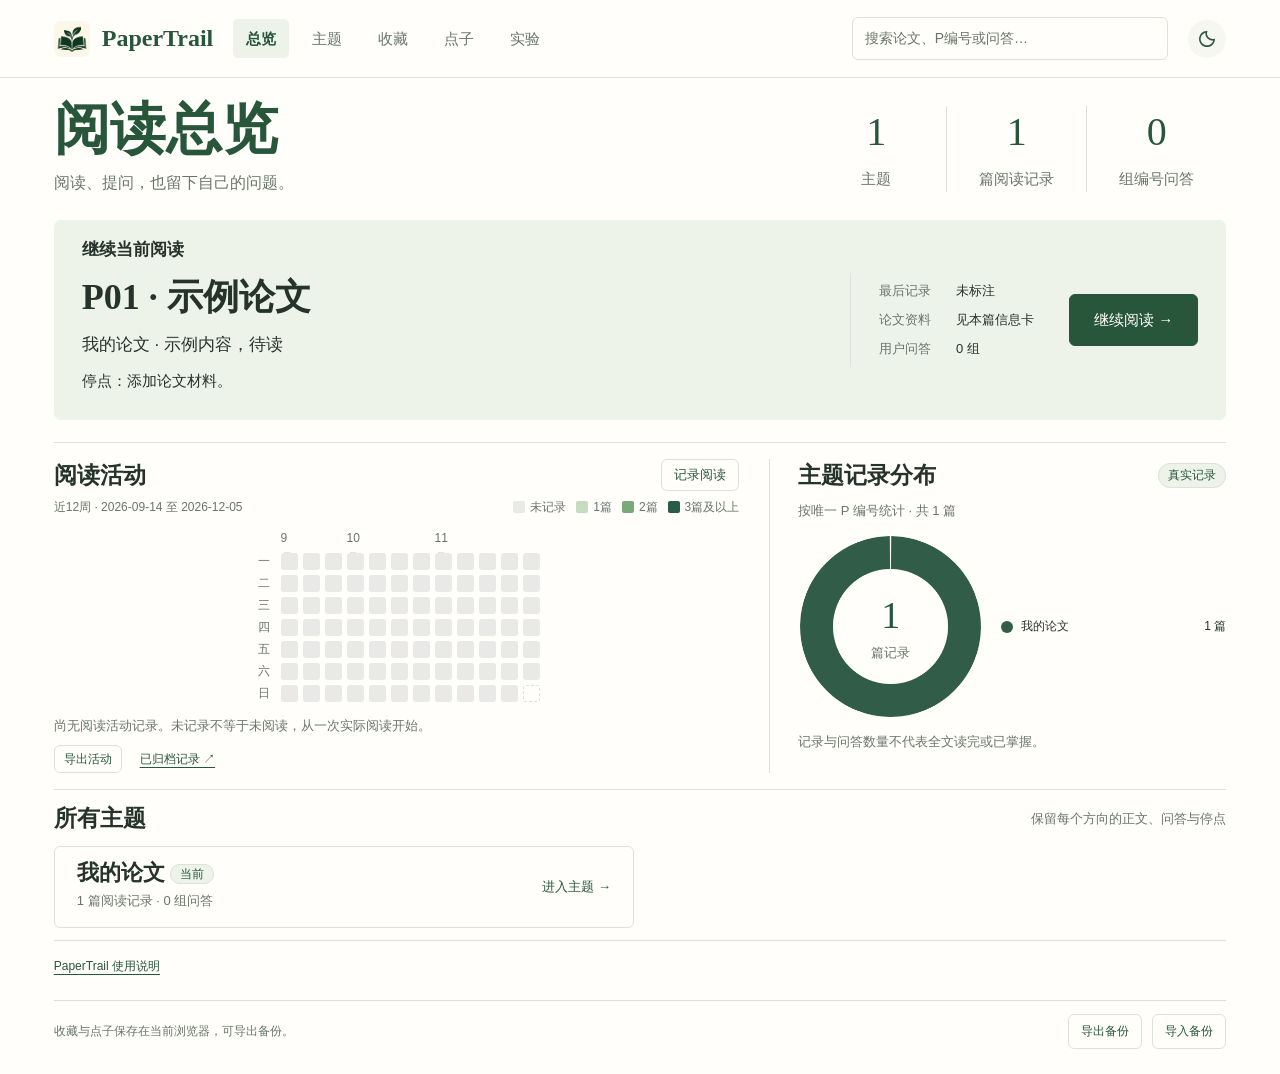
<file: index.html>
<!doctype html>
<html lang="zh-CN"><head><meta charset="utf-8"><meta name="viewport" content="width=device-width,initial-scale=1"><meta http-equiv="Content-Security-Policy" content="frame-src 'self' file:">
<title>阅读总览 · PaperTrail</title><link rel="icon" href="readings/论文阅读/网页/favicon.ico"><style>:root{color-scheme:light;--bg:#f7f7f2;--paper:#fffefa;--text:#26332b;--muted:#69756c;--line:#dce2d9;--accent:#28563b;--soft:#edf3e9;--hover:#e3ecde;--level1:#c5ddbe;--level2:#7ba87b;--level3:#285b48;--unknown:#e9eae7;--chart1:#315d48;--chart2:#a6c09d;--chart3:#c8c3b7;--chart4:#d8b459}
*{box-sizing:border-box}body{margin:0;background:var(--paper);color:var(--text);font:15px/1.7 "Segoe UI","Microsoft YaHei",sans-serif}body.dark{color-scheme:dark;--bg:#1e211e;--paper:#252925;--text:#e5e7dc;--muted:#b0b9ac;--line:#41493e;--accent:#b2c7a1;--soft:#303b2d;--hover:#3d4a37;--level1:#425e40;--level2:#7ba174;--level3:#b2c7a1;--unknown:#363c34;--chart1:#81a582;--chart2:#aec69e;--chart3:#979589;--chart4:#cfad64}
a{color:var(--accent);text-underline-offset:4px}button,input,select,textarea{font:inherit}button{cursor:pointer}button,.primary{border:1px solid var(--line);border-radius:6px;padding:7px 14px;background:var(--paper);color:var(--accent)}button:hover{background:var(--hover)}:focus-visible{outline:3px solid var(--accent);outline-offset:4px}[hidden]{display:none!important}.skip{position:absolute;top:-100px;left:20px;z-index:10;background:var(--paper);padding:10px}.skip:focus{top:10px}.sr-only{position:absolute;width:1px;height:1px;overflow:hidden;clip-path:inset(50%)}
.site-header{max-width:1600px;margin:auto;display:flex;align-items:center;gap:30px;min-height:78px;padding:12px 4.2%;border-bottom:1px solid var(--line)}.brand{display:flex;align-items:center;gap:12px;white-space:nowrap;text-decoration:none;font:700 24px/1.4 Georgia,SimSun,serif}.brand img{object-fit:contain;border-radius:4px}.site-header nav{display:flex;gap:10px}.site-header nav a{padding:7px 20px;text-decoration:none;color:var(--muted);border-radius:5px}.site-header nav .active{background:var(--soft);color:var(--accent);font-weight:600}.search-form{margin-left:auto;min-width:200px;width:31%}input,select,textarea{border:1px solid var(--line);background:var(--paper);color:var(--text);border-radius:6px;padding:9px 12px;width:100%}input::placeholder,textarea::placeholder{color:var(--muted)}.site-header #theme{white-space:nowrap;font-size:13px}.site-header input{font-size:14px}
main{max-width:1440px;padding:0 4.2%;margin:auto}.intro{display:flex;align-items:center;justify-content:space-between;gap:30px;padding:30px 0 24px}h1,h2,h3{font-family:Georgia,SimSun,serif;line-height:1.45;color:var(--text)}h1{font-size:46px;font-weight:700;color:var(--accent);margin:0 0 6px}h2{font-size:23px;margin:0;font-weight:600}p{margin:8px 0}h3{margin:0;font-size:22px}.intro p{color:var(--muted);font-size:16px}.stats{display:flex;margin:0}.stats div{display:flex;flex-direction:column-reverse;align-items:center;min-width:140px;border-left:1px solid var(--line);padding:0 20px}.stats div:first-child{border-left:0}.stats dd{font:40px/1.3 Georgia,serif;color:var(--accent);margin:0}.stats dt{color:var(--muted);white-space:nowrap;margin-top:8px}
.resume{display:flex;align-items:center;gap:35px;background:var(--soft);padding:22px 28px;border-radius:7px;margin-bottom:22px}.resume-copy{flex:1;min-width:0}.resume h2{font-size:17px;margin-bottom:8px}.resume h3{font-size:32px;margin:3px 0 6px}.resume-copy>p:last-child{font-size:14px}.resume-status{font-size:16px}.resume-meta{border-left:1px solid var(--line);padding-left:28px;flex-shrink:0;font-size:13px}.resume-meta div{display:grid;grid-template-columns:65px auto;gap:12px;margin:7px 0}.resume-meta dt{color:var(--muted)}.resume-meta dd{margin:0}.primary{display:inline-block;text-decoration:none;background:#28563b;color:#fffefa;border-color:#28563b;padding:12px 24px;white-space:nowrap}.primary:hover{background:#356e4c}.resume>.primary{flex-shrink:0}
.section-heading{display:flex;align-items:center;gap:14px;justify-content:space-between}.analytics{display:grid;grid-template-columns:1.5fr 1fr;gap:30px;border-top:1px solid var(--line);border-bottom:1px solid var(--line);padding:20px 0 18px}.activity-panel{min-width:0}.activity-caption{display:flex;flex-wrap:wrap;align-items:center;justify-content:space-between;gap:6px;margin:6px 0 10px;color:var(--muted);font-size:12px}.legend{display:flex;gap:10px;flex-wrap:wrap}.legend span{display:inline-flex;align-items:center;gap:5px}.legend i{display:inline-block;width:12px;height:12px;border-radius:2px}.level-0{background:var(--unknown)}.level-1{background:var(--level1)}.level-2{background:var(--level2)}.level-3{background:var(--level3)}
.calendar-scroll{overflow-x:auto;padding:5px 3px}.calendar{display:grid;grid-template-columns:25px 1fr;grid-template-rows:24px 153px;gap:6px;min-width:380px}.weekdays{grid-row:1/3;display:grid;grid-template-rows:24px repeat(7,17px);gap:5px;color:var(--muted);font-size:12px;text-align:center}.weekdays span{line-height:17px}#calendar-months{display:grid;grid-template-columns:repeat(12,minmax(0,1fr));font-size:12px;color:var(--muted)}#heatmap{display:grid;grid-template-rows:repeat(7,17px);grid-template-columns:repeat(12,minmax(0,1fr));grid-auto-flow:column;gap:5px}#heatmap button{border:1px solid transparent;border-radius:3px;min-width:0;width:100%;padding:0;height:17px}#heatmap button:hover{border-color:var(--accent)}#heatmap button:disabled{background:transparent;border:1px dashed var(--line);cursor:default}#heatmap button[aria-pressed=true]{outline:2px solid var(--accent);outline-offset:2px}.activity-actions{display:flex;gap:18px;align-items:center;font-size:12px}.activity-actions button{font-size:12px;padding:3px 9px}.data-note,.muted{color:var(--muted);font-size:13px}.data-note{margin:10px 0}.distribution{border-left:1px solid var(--line);padding-left:28px;min-width:0}.badge{font:12px/1.6 "Microsoft YaHei",sans-serif;white-space:nowrap;padding:2px 9px;border-radius:12px;background:var(--soft);border:1px solid var(--line);color:var(--accent)}.distribution-body{display:flex;align-items:center;gap:20px;margin:12px 0}.donut{position:relative;width:174px;height:174px;flex-shrink:0}.donut canvas{width:100%;height:100%}.donut-label{position:absolute;inset:0;display:flex;flex-direction:column;justify-content:center;align-items:center;pointer-events:none}.donut-label strong{font:38px/1.4 Georgia,serif;color:var(--accent)}.donut-label span{font-size:13px;color:var(--muted)}#topic-legend{margin:0;padding:0;list-style:none;flex:1;font-size:12px}#topic-legend li{margin:12px 0}#topic-legend a{display:flex;align-items:center;gap:8px;text-decoration:none;color:var(--text)}.swatch{display:inline-block;width:12px;height:12px;border-radius:50%;flex-shrink:0}#topic-legend strong{margin-left:auto;white-space:nowrap;font-weight:500}
#topics{padding:18px 0}.topic-grid{display:grid;grid-template-columns:1fr 1fr;gap:12px;margin-top:14px}.topic-tile{display:flex;align-items:center;gap:18px;justify-content:space-between;padding:17px 22px;border:1px solid var(--line);border-radius:6px;text-decoration:none;color:var(--text)}.topic-tile:hover{background:var(--bg);border-color:var(--accent)}.topic-tile h3{font-size:21px}.topic-tile .badge{vertical-align:middle}.topic-count{font-size:13px;color:var(--muted);margin:5px 0}.topic-description{font-size:12px;color:var(--muted);margin:0}.tile-link{font-size:13px;white-space:nowrap;color:var(--accent)}footer{display:flex;justify-content:space-between;align-items:start;border-top:1px solid var(--line);padding:15px 0 24px;font-size:12px;gap:20px}footer nav,footer>div{display:flex;flex-wrap:wrap;gap:14px}footer nav>span{color:var(--muted)}
#search-panel{border-top:1px solid var(--line);padding:15px 0 22px}#search-results a{display:block;padding:12px 0;text-decoration:none;border-bottom:1px solid var(--line)}#search-results small{display:block;color:var(--muted);font-size:12px}dialog{border:1px solid var(--line);border-radius:10px;padding:24px;background:var(--paper);color:var(--text);width:min(560px,calc(100vw - 28px));max-height:85vh;overflow:auto}dialog::backdrop{background:#16261c80}dialog h2{font-size:23px}dialog label{display:block;font-size:13px;margin:14px 0 5px}dialog .primary{margin-top:8px}dialog .section-heading>button{font-size:12px;padding:4px 10px}.day-record{padding:14px 0;border-bottom:1px solid var(--line)}.day-record p{font-size:13px;white-space:pre-wrap;overflow-wrap:anywhere}.day-record button{font-size:12px;margin-left:10px;padding:2px 8px}.day-record small{display:block;color:var(--muted)}noscript p{margin:30px}
@media(min-width:1600px){main{padding-left:60px;padding-right:60px}}
@media(max-width:1160px){.resume{gap:20px}.resume-meta{display:none}.distribution-body{flex-direction:column;gap:5px}#topic-legend{width:100%}.distribution-body .donut{width:150px;height:150px}.stats div{min-width:100px;padding:0 15px}.topic-tile{align-items:start;flex-direction:column;gap:8px}.analytics{grid-template-columns:1.5fr 1fr}.site-header{gap:16px}.brand{font-size:21px}.site-header nav a{padding:7px 12px}}
@media(max-width:760px){.site-header{flex-wrap:wrap;gap:12px;padding:12px 5%}.brand{font-size:20px;flex:1}.brand img{width:30px;height:30px}.site-header nav{order:3}.search-form{order:4;flex:1;width:auto;min-width:170px}.site-header #theme{font-size:12px;padding:5px 10px}.intro{align-items:start;flex-direction:column;gap:15px;padding:22px 0}h1{font-size:34px}.intro p{font-size:14px}.stats{width:100%}.stats div{flex:1;min-width:0;padding:0 8px;align-items:start}.stats dd{font-size:30px}.stats dt{font-size:12px;margin-top:3px}.resume{align-items:start;flex-direction:column;padding:18px;gap:10px}.resume h3{font-size:27px}.resume-status{font-size:14px}.primary{font-size:14px;padding:10px 20px}.analytics{grid-template-columns:1fr;gap:18px}.distribution{border-left:0;border-top:1px solid var(--line);padding:18px 0 0}.distribution-body{flex-direction:row;gap:25px}.distribution-body .donut{width:145px;height:145px}#topic-legend{width:auto;font-size:12px}.topic-grid{grid-template-columns:1fr}.topic-tile{flex-direction:row;align-items:center;padding:15px}.topic-description{display:none}.topic-tile h3{font-size:19px}.tile-link{font-size:12px}.section-heading{gap:8px;flex-wrap:wrap}.section-heading>.muted{font-size:11px}h2{font-size:21px}footer{flex-direction:column;gap:15px}.calendar{min-width:350px}.legend{font-size:11px}.activity-caption{margin-bottom:5px}.calendar-scroll{margin-right:-4px;margin-left:-4px}.donut-label strong{font-size:33px}}
@media(prefers-reduced-motion:reduce){*{scroll-behavior:auto!important}}
/* Calendar cells stay square; an unknown date is never painted as a missed read. */
@media(min-width:761px){h1{font-size:56px}.intro{padding:22px 0}.resume h3{font-size:36px}.resume-copy>p:last-child{font-size:15px}.resume-status{font-size:17px}.analytics{padding:16px 0}.topic-description{display:none}.topic-tile{padding:15px 22px}.topic-tile h3{font-size:22px}.topic-count{font-size:14px}.distribution-body{gap:18px}.distribution-body .donut{width:185px;height:185px}}
.calendar{min-width:326px;width:326px;max-width:100%;grid-template-columns:24px 1fr;grid-template-rows:22px 170px;gap:5px;margin:0 auto}.weekdays{grid-template-rows:22px repeat(7,20px);gap:5px}#calendar-months{grid-template-columns:repeat(12,20px);gap:5px}#heatmap{grid-template-columns:repeat(12,20px);grid-template-rows:repeat(7,20px);gap:5px}#heatmap button{height:20px;width:20px}.activity-caption p{margin:3px 0}.activity-summary{margin:7px 0}.activity-actions{margin-top:8px}#storage-status:empty{display:none}
.activity-caption{line-height:1.4;margin:4px 0}.section-heading>button{font-size:13px;padding:4px 12px}.calendar{grid-template-rows:20px 149px;width:290px;min-width:290px}.weekdays{grid-template-rows:20px repeat(7,17px)}#calendar-months{grid-template-columns:repeat(12,17px)}#heatmap{grid-template-columns:repeat(12,17px);grid-template-rows:repeat(7,17px)}#heatmap button{width:17px;height:17px}h2,h3{font-weight:700}.resume{padding-top:18px;padding-bottom:18px}
@media(min-width:761px){.intro{padding:18px 0}h1{line-height:1.2}.intro p{margin:6px 0}.topic-tile{padding:11px 22px}.topic-tile h3{line-height:1.35}.topic-count{font-size:13px;line-height:1.6;margin:4px 0}.topic-grid{margin-top:10px}#topics{padding:12px 0}}
.site-header #theme{display:grid;place-items:center;flex-shrink:0;width:38px;height:38px;padding:8px;border:0;border-radius:50%;background:var(--bg);line-height:0}.site-header #theme:hover{background:var(--hover)}.site-header #theme svg{width:22px;height:22px;fill:currentColor}
.workspace-nav{flex-shrink:0}.site-header{gap:20px}.site-header .search-form{width:27%}.site-header nav a{padding:7px 13px}.secondary-view{padding:32px 0;min-height:65vh}.view-heading{display:flex;align-items:center;justify-content:space-between;gap:24px;margin-bottom:22px}.view-heading h1{font-size:38px}.view-heading label{font-size:13px;color:var(--muted)}.view-heading select{min-width:210px;margin-top:6px}.view-actions{display:flex;gap:12px;align-items:center;flex-wrap:wrap}.paper-card-grid,.idea-grid{display:grid;grid-template-columns:repeat(3,minmax(0,1fr));gap:18px}.paper-card{display:flex;flex-direction:column;min-width:0;padding:22px;border:1px solid var(--line);border-radius:8px;background:var(--paper)}.paper-card h2{font-size:23px;margin:14px 0 6px;overflow-wrap:anywhere}.paper-card h2 a{text-decoration:none}.paper-card .card-excerpt{margin:10px 0 18px;flex:1}.card-excerpt{font-size:14px;color:var(--muted);line-height:1.8;overflow-wrap:anywhere}.card-read{font-size:13px;align-self:flex-start}.favorite-toggle{display:grid;place-items:center;padding:5px;width:36px;height:36px;border:0;background:transparent;flex-shrink:0}.favorite-toggle:hover{background:var(--soft)}.favorite-toggle img{width:24px;height:24px}.dark .favorite-toggle[aria-pressed=false] img{filter:brightness(0) invert(.85)}.empty-state{grid-column:1/-1;padding:50px 20px;text-align:center;border:1px dashed var(--line);border-radius:8px;color:var(--muted)}.workspace-tools{border-top:1px solid var(--line);padding:12px 0 24px;display:flex;gap:20px;justify-content:space-between;align-items:center;font-size:12px;color:var(--muted)}.workspace-tools>div{display:flex;gap:10px;white-space:nowrap}.workspace-tools button,.file-button{font-size:12px;padding:6px 12px;border:1px solid var(--line);border-radius:6px;background:var(--paper);color:var(--accent);cursor:pointer;display:inline-block}.file-button:focus-within{outline:3px solid var(--accent);outline-offset:3px}.file-button:hover{background:var(--hover)}.idea-card{min-width:0;border:1px solid var(--line);border-radius:8px;padding:20px;align-self:start;background:var(--paper)}.idea-card>summary{cursor:pointer;list-style:none}.idea-card>summary::-webkit-details-marker{display:none}.idea-card h2{font-size:23px;overflow-wrap:anywhere}.idea-card .card-excerpt{margin:12px 0}.idea-card[open]{grid-column:1/-1}.idea-card[open]>summary{padding-bottom:15px;border-bottom:1px solid var(--line)}.idea-card[open] .card-excerpt{display:none}.idea-editor{padding-top:15px}.idea-editor label{display:block;font-size:13px;color:var(--muted);margin-bottom:8px}.markdown-editor{display:block;resize:vertical;min-height:290px;font:15px/1.8 Consolas,"Microsoft YaHei",monospace;tab-size:2;white-space:pre-wrap}.idea-editor .view-actions{margin-top:12px}#reading-frame{display:block;border:0;width:100%;height:calc(100vh - 79px);min-height:500px;background:var(--paper)}.reading-route main{max-width:1800px;padding:0}.reading-route .site-header{max-width:1800px}.reading-route #view-paper{margin:0}
@media(max-width:1160px){.site-header .search-form{width:22%}.site-header{gap:12px}.site-header nav a{padding:7px 9px}.paper-card-grid,.idea-grid{grid-template-columns:repeat(2,minmax(0,1fr))}}
@media(max-width:760px){.site-header .workspace-nav{order:3;width:100%;justify-content:space-between}.site-header nav a{flex:1;text-align:center}.site-header .search-form{order:4;width:100%;flex-basis:100%}.view-heading{align-items:start;flex-direction:column;gap:12px}.view-heading h1{font-size:32px}.view-heading select{min-width:0;width:100%}.view-heading>label{width:100%}.paper-card-grid,.idea-grid{grid-template-columns:1fr}.workspace-tools{flex-direction:column;align-items:start;gap:5px}.paper-card{padding:18px}.idea-card[open]{grid-column:auto}#reading-frame{height:calc(100vh - 174px)}.markdown-editor{font-size:14px}}
.reading-route .workspace-tools{padding:8px 22px;background:var(--paper)}.reading-route #reading-frame{height:calc(100vh - 146px);min-height:350px}@media(max-width:760px){.reading-route #reading-frame{height:calc(100vh - 280px);min-height:300px}.reading-route .workspace-tools{padding:8px 14px}}
@media(max-width:760px){.calendar{margin-left:0}.calendar-scroll{padding-left:0}.distribution-body .donut{width:145px;height:145px}}

/* Idea cards display rendered Markdown; source remains unchanged in storage. */
.idea-preview{font-size:16px;line-height:1.85;overflow-wrap:anywhere}
.idea-preview h1{font-size:27px;margin:10px 0 18px}.idea-preview h2{font-size:23px;margin:24px 0 12px}.idea-preview h3{font-size:20px;margin:20px 0 10px}
.idea-preview p{margin:12px 0}.idea-preview strong{font-weight:700;color:var(--text)}
.idea-preview ul,.idea-preview ol{padding-left:25px}.idea-preview li{margin:5px 0}
.idea-preview blockquote{margin:16px 0;padding:4px 18px;border-left:3px solid var(--accent);background:var(--soft)}
.idea-preview pre{overflow:auto;padding:16px;background:var(--bg);border:1px solid var(--line);border-radius:7px;white-space:pre}
.idea-preview code{font-family:Consolas,monospace;background:var(--soft);padding:2px 5px;border-radius:3px}.idea-preview pre code{background:none;padding:0}
.idea-preview table{display:block;max-width:100%;overflow:auto;border-collapse:collapse}.idea-preview th,.idea-preview td{padding:8px 12px;border:1px solid var(--line);text-align:left}.idea-preview th{background:var(--soft)}
.idea-preview hr{border:0;border-top:1px solid var(--line);margin:20px 0}
.reproduction-grid{display:grid;gap:20px}.reproduction-card .badge{align-self:flex-start}.reproduction-meta{display:grid;grid-template-columns:1fr 1fr 2fr;gap:20px;margin:12px 0 24px}.reproduction-meta dt{font-size:12px;color:var(--muted);margin-bottom:7px}.reproduction-meta dd{margin:0;line-height:1.7;overflow-wrap:anywhere}.reproduction-card details{margin-top:24px;border-top:1px solid var(--line);padding-top:18px}.reproduction-card summary{cursor:pointer;font-weight:600}.reproduction-card .idea-preview{padding-top:12px}.reproduction-card .idea-preview h1{font-size:23px}.reproduction-card .view-actions a{font-size:14px}@media(max-width:760px){.reproduction-meta{grid-template-columns:1fr;gap:12px}.workspace-nav{flex-wrap:wrap}}
</style><style>.field-map{margin:18px 0;padding:16px;border:1px solid var(--line);border-radius:8px;background:var(--bg)}
.field-map-canvas{height:490px;width:100%;min-width:0;background:var(--paper)}
.field-map-svg{display:block;width:100%;height:100%;color:var(--text);font:16px/1.55 'Microsoft YaHei','Segoe UI',sans-serif}
.field-map-svg .markmap-foreign{color:var(--text)}.field-map-svg .markmap-foreign div{padding:7px 4px!important;line-height:1.6!important;overflow-wrap:anywhere}
.field-map-svg .markmap-link{fill:none;stroke-opacity:.65}
.field-map-svg circle{cursor:pointer;stroke-width:1.5px}.field-map-svg circle:focus{outline:none;stroke:var(--accent);stroke-width:4px}
.map-actions{margin:12px 0}.map-actions button{font-size:13px}
.field-map-dialog{width:94vw;max-width:1600px;height:90vh;padding:52px 18px 12px;overflow:hidden;border:1px solid var(--line);border-radius:10px;background:var(--paper);color:var(--text)}
.field-map-dialog[open]{display:flex;flex-direction:column}.field-map-dialog::backdrop{background:#0009}
.field-map-dialog.diagram-fullscreen{position:fixed;inset:0;width:100vw;max-width:none;height:100dvh;max-height:none;margin:0;border:0;border-radius:0}
.field-map-dialog .field-map-canvas{flex:1;min-height:0;height:auto}
.field-map-close{position:absolute;top:10px;right:12px;width:36px;height:36px;padding:9px;border:0;background:transparent;color:var(--text)}
.field-map-close svg{width:18px;height:18px;fill:currentColor}
.field-map-dialog .diagram-controls{flex:none;display:flex;justify-content:center;align-items:center;flex-wrap:wrap;gap:10px;padding-top:12px}
.field-map-dialog .diagram-controls .map-text-control{width:auto;font-size:12px;padding:6px 10px}
@media(max-width:760px){.field-map{padding:12px}.field-map-canvas{height:450px}.field-map-dialog{width:98vw;padding:48px 10px 10px}.field-map-svg{font-size:17px}}
@media(prefers-reduced-motion:reduce){.field-map *{transition:none!important}}
@media print{.map-actions{display:none}.field-map-canvas{height:600px}}
</style></head>
<body><a class="skip" href="#overview">跳到阅读总览</a>
<header class="site-header"><a class="brand" href="index.html"><img src="readings/论文阅读/网页/reading-logo.png" width="36" height="36" alt="">PaperTrail</a>
<nav class="workspace-nav" aria-label="主导航"><a href="#overview" data-view="overview">总览</a><a href="#themes" data-view="themes">主题</a><a href="#favorites" data-view="favorites">收藏</a><a href="#ideas" data-view="ideas">点子</a><a href="#experiments" data-view="reproductions">实验</a></nav>
<form class="search-form" role="search"><label class="sr-only" for="hub-search">搜索全部论文与问答</label><input id="hub-search" type="search" placeholder="搜索论文、P编号或问答…" autocomplete="off"></form>
<button id="theme" type="button" aria-pressed="false" aria-label="切换暗色" title="切换暗色"></button></header>
<main id="overview">
<div id="view-overview" class="app-view">
<section class="intro"><div><h1>阅读总览</h1><p>阅读、提问，也留下自己的问题。</p></div><dl class="stats"><div><dt>主题</dt><dd>1</dd></div><div><dt>篇阅读记录</dt><dd>1</dd></div><div><dt>组编号问答</dt><dd>0</dd></div></dl></section>
<section id="search-panel" hidden aria-label="搜索结果"><h2>跨主题搜索</h2><p id="search-status" role="status"></p><div id="search-results"></div></section>
<section class="resume" aria-label="继续当前阅读"><div class="resume-copy"><h2>继续当前阅读</h2><h3>P01 · 示例论文</h3><p class="resume-status">我的论文 · 示例内容，待读</p><p>停点：添加论文材料。</p></div>
<dl class="resume-meta"><div><dt>最后记录</dt><dd>未标注</dd></div><div><dt>论文资料</dt><dd>见本篇信息卡</dd></div><div><dt>用户问答</dt><dd id="current-questions"></dd></div></dl>
<a class="primary" href="readings/%E8%AE%BA%E6%96%87%E9%98%85%E8%AF%BB/%E8%AE%BA%E6%96%87%E9%98%85%E8%AF%BB%E8%AE%B0%E5%BD%95.html#p01">继续阅读 →</a></section>
<section class="analytics" aria-label="阅读数据"><div class="activity-panel"><div class="section-heading"><h2>阅读活动</h2><button id="log-open" type="button">记录阅读</button></div><div class="activity-caption"><p id="calendar-range"></p><div class="legend"><span><i class="level-0"></i>未记录</span><span><i class="level-1"></i>1篇</span><span><i class="level-2"></i>2篇</span><span><i class="level-3"></i>3篇及以上</span></div></div>
<div class="calendar-scroll"><div class="calendar"><div class="weekdays" aria-hidden="true"><span></span><span>一</span><span>二</span><span>三</span><span>四</span><span>五</span><span>六</span><span>日</span></div><div id="calendar-months" aria-hidden="true"></div><div id="heatmap" role="group" aria-label="近12周阅读活动日历"></div></div></div>
<p id="activity-summary" class="muted"></p><div class="activity-actions"><button id="export-activity" type="button">导出活动</button><a href="readings/阅读活动.md">已归档记录 ↗</a></div><p id="storage-status" class="muted" role="status"></p>
</div><div class="distribution"><div class="section-heading"><h2>主题记录分布</h2><span class="badge">真实记录</span></div><p class="muted">按唯一 P 编号统计 · 共 1 篇</p><div class="distribution-body"><div class="donut"><canvas id="topic-chart" width="360" height="360" aria-label="主题记录分布，具体数量见旁边列表" role="img"></canvas><div class="donut-label"><strong>1</strong><span>篇记录</span></div></div><ul id="topic-legend"></ul></div><p class="data-note">记录与问答数量不代表全文读完或已掌握。</p></div></section>
<section id="topics"><div class="section-heading"><h2>所有主题</h2><span class="muted">保留每个方向的正文、问答与停点</span></div><div class="topic-grid"><a class="topic-tile" href="readings/%E8%AE%BA%E6%96%87%E9%98%85%E8%AF%BB/%E8%AE%BA%E6%96%87%E9%98%85%E8%AF%BB%E8%AE%B0%E5%BD%95.html"><div><h3>我的论文 <span class="badge">当前</span></h3><p class="topic-count">1 篇阅读记录 · 0 组问答</p><p class="topic-description">整理自己的论文、问题与阅读停点。</p></div><span class="tile-link">进入主题 →</span></a></div></section>
<footer><a href="README.md">PaperTrail 使用说明</a></footer>
</div>
<section id="view-themes" class="app-view secondary-view" hidden><div class="view-heading"><div><h1>主题</h1><p class="muted">沿着方向阅读，保留每篇论文的问题与停点。</p></div><label>选择主题 <select id="theme-filter"><option value="">所有主题</option></select></label></div><div id="theme-papers" class="paper-card-grid"></div></section>
<section id="view-favorites" class="app-view secondary-view" hidden><div class="view-heading"><div><h1>收藏</h1><p class="muted">把想回来的论文放在一起。</p></div></div><p id="favorites-count" class="muted"></p><div id="favorite-papers" class="paper-card-grid"></div></section>
<section id="view-ideas" class="app-view secondary-view" hidden><div class="view-heading"><div><h1>点子</h1><p class="muted">先写下来，再慢慢想清楚。</p></div><div class="view-actions"><label class="file-button">导入 Markdown<input id="import-markdown" type="file" accept=".md,.markdown,text/markdown,text/plain" multiple hidden></label><button id="new-idea" class="primary" type="button">新建点子</button></div></div><p class="muted">点击卡片查看排版，选择“编辑 Markdown”修改原文，自动保存到当前浏览器。</p><div id="idea-cards" class="idea-grid"></div></section>
<section id="view-paper" class="app-view" hidden><iframe id="reading-frame" title="论文阅读正文"></iframe></section>
<section id="view-reproductions" class="app-view secondary-view" hidden><div id="reproduction-projects"></div></section>
<aside id="workspace-tools" class="workspace-tools"><p id="workspace-status" role="status">收藏与点子保存在当前浏览器，可导出备份。</p><div><button id="export-workspace" type="button">导出备份</button><label class="file-button">导入备份<input id="import-workspace" type="file" accept=".json,application/json" hidden></label></div></aside>
</main>
<dialog id="activity-dialog"><form id="activity-form"><div class="section-heading"><h2>记录一次阅读</h2><button type="button" data-close="activity-dialog">关闭</button></div><p class="muted">确认今天实际读过或讨论过的论文。同一论文同日只计一篇。</p><label for="activity-date">阅读日期</label><input id="activity-date" type="date" required><label for="activity-paper">论文</label><select id="activity-paper" required></select><label for="activity-note">留下一个停点或收获（选填）</label><textarea id="activity-note" rows="3" maxlength="300" placeholder="例如：讨论了评测分母，还需核查去重规则"></textarea><p class="data-note">新记录仅存在当前浏览器，清理浏览器前请导出；不会自动写回 Markdown。</p><p id="form-status" role="status"></p><button type="submit" class="primary">确认记录</button></form></dialog>
<dialog id="day-dialog"><div class="section-heading"><h2 id="day-title">当日阅读</h2><button type="button" data-close="day-dialog">关闭</button></div><div id="day-records"></div></dialog>
<noscript><p>请启用JavaScript使用搜索、活动日历和主题切换；上方主题与继续阅读链接仍可直接使用。</p></noscript>
<template id="map-viewer-template"><button class="image-close" type="button"><svg viewBox="0 0 24 24" aria-hidden="true"><path d="M6.4 5 12 10.6 17.6 5 19 6.4 13.4 12 19 17.6 17.6 19 12 13.4 6.4 19 5 17.6 10.6 12 5 6.4Z"/></svg></button><div class="image-controls"><button class="image-minus" type="button" aria-label="缩小">−</button><output>100%</output><button class="image-plus" type="button" aria-label="放大">＋</button></div></template>
<script id="hub-data" type="application/json">{"themes": [{"id": "reading", "name": "我的论文", "source": "论文阅读记录", "current": true, "description": "整理自己的论文、问题与阅读停点。", "note": "研究方向.md", "url": "readings/%E8%AE%BA%E6%96%87%E9%98%85%E8%AF%BB/%E8%AE%BA%E6%96%87%E9%98%85%E8%AF%BB%E8%AE%B0%E5%BD%95.html", "count": 1, "questions": 0}], "papers": [{"pid": "P01", "title": "示例论文", "theme": "reading", "url": "readings/%E8%AE%BA%E6%96%87%E9%98%85%E8%AF%BB/%E8%AE%BA%E6%96%87%E9%98%85%E8%AF%BB%E8%AE%B0%E5%BD%95.html#p01", "questions": 0, "status": "示例内容，待读", "date": "", "stop": "添加论文材料", "progress": "尚未开始。当前停点：添加论文材料。下一步：核对标题、作者及原文。", "search": "论文标题： 示例论文（请替换） 论文链接： 待用户提供。 阅读进度： 尚未开始。当前停点：添加论文材料。下一步：核对标题、作者及原文。 解决什么问题： 在这里用自己的话说明问题。 核心方法： 在这里说明输入、处理过程和输出。 实验结果： 尚未记录，禁止编造指标。 局限与下一步： 在这里记录待核实的问题。"}], "current": {"pid": "P01", "title": "示例论文", "theme": "reading", "url": "readings/%E8%AE%BA%E6%96%87%E9%98%85%E8%AF%BB/%E8%AE%BA%E6%96%87%E9%98%85%E8%AF%BB%E8%AE%B0%E5%BD%95.html#p01", "questions": 0, "status": "示例内容，待读", "date": "", "stop": "添加论文材料", "progress": "尚未开始。当前停点：添加论文材料。下一步：核对标题、作者及原文。", "search": "论文标题： 示例论文（请替换） 论文链接： 待用户提供。 阅读进度： 尚未开始。当前停点：添加论文材料。下一步：核对标题、作者及原文。 解决什么问题： 在这里用自己的话说明问题。 核心方法： 在这里说明输入、处理过程和输出。 实验结果： 尚未记录，禁止编造指标。 局限与下一步： 在这里记录待核实的问题。"}, "reproductions": [], "activity": [], "today": "2026-11-02", "themeIcons": {"sun": "\u003csvg viewBox=\"0 0 1024 1024\" aria-hidden=\"true\" focusable=\"false\" width=\"24\" height=\"24\" font-family=\"Microsoft YaHei, Segoe UI, sans-serif\">\u003cpath d=\"M504.238316 157.223228c-200.389719 0-362.836788 162.44707-362.836788 362.836788s162.44707 362.836788 362.836788 362.836788c200.389719 0 362.836788-162.448077 362.836788-362.836788S704.628035 157.223228 504.238316 157.223228zM504.238316 831.494926c-172.000764 0-311.43491-139.434146-311.43491-311.43491 0-172.000764 139.434146-311.43491 311.43491-311.43491s311.43491 139.434146 311.43491 311.43491C815.673226 692.06078 676.23908 831.494926 504.238316 831.494926z\"/>\u003cpath d=\"M529.939256 101.236503c0 13.916807-11.2812 25.196999-25.196999 25.196999l-1.00788 0c-13.915799 0-25.196999-11.280193-25.196999-25.196999L478.537377 41.317031c0-13.915799 11.2812-25.196999 25.196999-25.196999l1.00788 0c13.915799 0 25.196999 11.2812 25.196999 25.196999L529.939256 101.236503z\"/>\u003cpath d=\"M529.77094 998.803001c0 13.916807-11.2812 25.196999-25.196999 25.196999l-1.00788 0c-13.915799 0-25.196999-11.280193-25.196999-25.196999l0-59.919472c0-13.915799 11.2812-25.196999 25.196999-25.196999l1.00788 0c13.915799 0 25.196999 11.2812 25.196999 25.196999L529.77094 998.803001z\"/>\u003cpath d=\"M226.234785 205.675041c9.84094 9.84094 9.839932 25.794672 0 35.633596l-0.712571 0.712571c-9.839932 9.839932-25.793664 9.84094-35.633596 0l-42.369258-42.369258c-9.84094-9.839932-9.839932-25.794672 0-35.633596l0.712571-0.712571c9.839932-9.839932 25.793664-9.839932 35.633596 0L226.234785 205.675041z\"/>\u003cpath d=\"M860.790973 840.470097c9.84094 9.839932 9.84094 25.793664 0 35.633596l-0.712571 0.712571c-9.838924 9.838924-25.793664 9.839932-35.633596 0l-42.369258-42.370266c-9.839932-9.839932-9.839932-25.794672 0-35.633596l0.712571-0.712571c9.839932-9.839932 25.794672-9.839932 35.633596 0L860.790973 840.470097z\"/>\u003cpath d=\"M85.330142 494.276431c13.916807 0 25.196999 11.2812 25.196999 25.196999l0.001008 1.00788c0 13.915799-11.2812 25.196999-25.198007 25.196999l-59.918464-0.001008c-13.917814 0.002016-25.196999-11.2812-25.196999-25.196999l0-1.00788c0-13.915799 11.280193-25.196999 25.196999-25.196999L85.330142 494.276431z\"/>\u003cpath d=\"M982.897647 494.445755c13.915799 0 25.196999 11.280193 25.196999 25.196999l0 1.00788c0 13.913783-11.2812 25.196999-25.196999 25.196999L922.977167 545.847633c-13.915799 0-25.196999-11.2812-25.196999-25.196999l0-1.00788c0-13.915799 11.2812-25.196999 25.196999-25.196999L982.897647 494.445755z\"/>\u003cpath d=\"M189.766664 797.981909c9.84094-9.84094 25.79568-9.838924 35.633596 0l0.714587 0.712571c9.838924 9.838924 9.838924 25.793664-0.002016 35.633596l-42.36825 42.36825c-9.84094 9.842956-25.793664 9.84094-35.633596 0l-0.712571-0.712571c-9.839932-9.839932-9.84094-25.793664 0-35.632588L189.766664 797.981909z\"/>\u003cpath d=\"M824.562728 163.425721c9.839932-9.839932 25.793664-9.84094 35.633596 0l0.712571 0.712571c9.838924 9.838924 9.839932 25.793664-0.001008 35.633596l-42.370266 42.370266c-9.838924 9.839932-25.793664 9.838924-35.632588 0l-0.712571-0.712571c-9.839932-9.839932-9.839932-25.793664-0.001008-35.633596L824.562728 163.425721z\"/>\u003c/svg>", "moon": "\u003csvg viewBox=\"0 0 1024 1024\" aria-hidden=\"true\" focusable=\"false\" width=\"24\" height=\"24\" font-family=\"Microsoft YaHei, Segoe UI, sans-serif\">\u003cpath d=\"M439.04383639 224.33271976a289.43717504 289.43717504 0 0 0-89.06329676 39.44690807c-27.5075319 18.12412161-51.158867 39.64960558-70.96389486 64.57645191-19.79019562 24.92684633-35.31880082 53.25011237-46.62042137 84.97474006C221.10449032 445.05050411 215.45368042 478.01109252 215.45368042 512c0 40.16870887 7.81621301 78.48347702 23.45358166 115.04318192 15.64725682 36.67341315 36.77228986 68.19039996 63.2910532 94.76354538 26.53359488 26.56820206 58.11485196 47.57952611 94.69927585 63.23667111 36.59431134 15.65714501 75.00301286 23.48324474 115.16183354 23.48324475 33.97407594 0 66.85061917-5.56182137 98.62468557-16.89310498 31.76417894-11.32633953 60.10227581-26.77584294 85.01429133-46.65502781 24.87740834-19.77536407 46.43255539-43.46625042 64.57150781-70.96389488a290.15403174 290.15403174 0 0 0 39.43701989-88.98913905c-8.3056532 0.72180079-17.71378249 1.13213991-28.0958481 1.1321392-45.21637032 0-88.35138342-8.85936294-129.45942212-26.46932463-41.1327577-17.71872658-76.62459295-41.50848964-106.44089858-71.27535655C505.84007277 458.54719011 482.10963587 423.01086095 464.42057238 381.91765379 446.7562286 340.81455917 437.94135957 297.65977044 437.94135957 252.4483442c0-10.40184195 0.39550758-19.77536407 1.15685891-28.01674772l-0.049438-0.09887672zM512.02976157 141.21192041c8.32542811 0 16.51242896 0.31146168 24.6054972 0.92944167-16.4036648 35.32374419-24.60549719 72.09603405-24.60549719 110.30698212 0 35.12104668 6.84227598 68.69961578 20.58121076 100.83458258 13.70927096 32.03114601 32.15474243 59.63261126 55.35124448 82.80933769 23.16683898 23.17178306 50.76830423 41.60736635 82.82416923 55.30674985 32.02125855 13.69938351 65.654209 20.60098567 100.78514387 20.60098568 38.23072298 0 75.03267594-8.24138293 110.35147675-24.62032874 0.59326099 8.14250622 0.86517214 16.28006837 0.86517213 24.62032874 0 33.57856837-4.43956893 66.43533597-13.29893256 98.46648269-8.90880166 32.03114601-21.28817928 61.69419283-37.24195443 88.78149743-15.92411206 27.19112615-35.31880082 52.11797247-58.09013296 74.87941716-22.77627549 22.76144395-47.74267309 42.12152555-74.87447306 58.09013223-27.15157487 15.96366261-56.75529553 28.32326532-88.78644152 37.28644905A368.16784419 368.16784419 0 0 1 512.00009921 882.78807959a368.20739474 368.20739474 0 0 1-98.48625832-13.28904439c-32.03609009-8.95824037-61.6249792-21.31784236-88.79138561-37.28150569-27.12685589-15.96860669-52.08336529-35.32868827-74.89919206-58.09013223-22.7515565-22.76144395-42.13635709-47.68829101-58.05058169-74.87941715-15.96366261-27.0922487-28.34304097-56.75529553-37.2518426-88.78149744A367.9354836 367.9354836 0 0 1 141.21201889 512c0-33.57856837 4.4494571-66.43533597 13.30882004-98.46648269 8.90880166-32.03114601 21.28817928-61.69419283 37.25184259-88.78149744 15.91916798-27.19112615 35.29902519-52.11797247 58.0505817-74.87941715 22.81582676-22.86526476 47.77233617-42.22534634 74.89919206-58.09013223C351.89380578 175.81880789 381.4826949 163.36032846 413.51878498 154.50096479A368.20739474 368.20739474 0 0 1 512.00009921 141.21192041h0.02966236z\"/>\u003c/svg>"}}</script><script>/* Explicit reading events only; page visits never create activity. */
(() => {
  'use strict';
  const iso = day => day.toISOString().slice(0, 10);
  function validDate(value) {
    return typeof value === 'string' && /^\d{4}-\d{2}-\d{2}$/.test(value) &&
      !Number.isNaN(Date.parse(value)) && iso(new Date(value)) === value;
  }
  function calendar(today) {
    const end = new Date(today + 'T00:00:00Z');
    const first = new Date(end);
    first.setUTCDate(end.getUTCDate() - (end.getUTCDay() + 6) % 7 - 77);
    return Array.from({length:84}, (_, n) => {
      const day = new Date(first); day.setUTCDate(first.getUTCDate() + n);
      return {date:iso(day), future:iso(day) > today};
    });
  }
  function mergeActivity(archived, local, ids, today) {
    const rows = new Map();
    for (const row of [...archived, ...local]) {
      if (!row || !validDate(row.date) || row.date > today || !ids.includes(row.pid)) continue;
      const key = row.date + '/' + row.pid;
      const note = typeof row.note === 'string' ? row.note : '';
      if (!rows.has(key)) rows.set(key, {date:row.date, pid:row.pid, note});
      else if (note && !rows.get(key).note.includes(note)) rows.get(key).note += ' / ' + note;
    }
    return [...rows.values()].sort((a,b) => (a.date+a.pid).localeCompare(b.date+b.pid));
  }
  function pendingActivity(archived, local) {
    return local.filter(row => {
      const saved = archived.find(a => a.date === row.date && a.pid === row.pid);
      return !saved || (row.note && !saved.note.includes(row.note));
    });
  }
  if (typeof module !== 'undefined' && module.exports) module.exports = {calendar, mergeActivity, pendingActivity};
  if (typeof document === 'undefined') return;

  const data = JSON.parse(document.getElementById('hub-data').textContent);
  const $ = id => document.getElementById(id);
  const ids = data.papers.map(p => p.pid);
  const today = () => {
    const parts = new Intl.DateTimeFormat('en-US', {timeZone:'Asia/Shanghai',year:'numeric',month:'2-digit',day:'2-digit'}).formatToParts(new Date());
    const pick = type => parts.find(p => p.type === type).value;
    return `${pick('year')}-${pick('month')}-${pick('day')}`;
  };
  const key = 'paper-reading-activity-v1';
  let storageAvailable = true, local = [], selectedDay = today();
  try {
    const stored = JSON.parse(localStorage.getItem(key) || '[]');
    if (!Array.isArray(stored)) throw new Error('活动存储格式错误');
    local = mergeActivity([], stored, ids, today());
  } catch (_) {
    storageAvailable = false;
  }
  const events = () => mergeActivity(data.activity, local, ids, today());
  const paperById = pid => data.papers.find(p => p.pid === pid);
  function persist() {
    try {localStorage.setItem(key, JSON.stringify(local));storageAvailable = true;}
    catch (_) {storageAvailable = false;}
  }
  function theme(dark) {
    document.body.classList.toggle('dark', dark);
    const label = dark ? '切换亮色' : '切换暗色';
    $('theme').innerHTML = data.themeIcons[dark ? 'sun' : 'moon'];
    $('theme').title = label;
    $('theme').setAttribute('aria-label', label);
    $('theme').setAttribute('aria-pressed', String(dark));
    drawChart();
  }
  function drawChart() {
    const canvas = $('topic-chart'), ctx = canvas.getContext('2d');
    if (!ctx) return;
    const style = getComputedStyle(document.body), total = data.papers.length;
    ctx.clearRect(0,0,360,360);
    let start = -Math.PI/2;
    data.themes.forEach((t,i) => {
      const end = start + (t.count / Math.max(total,1)) * Math.PI * 2;
      ctx.beginPath(); ctx.arc(180,180,144,start+.008,end-.008);
      ctx.strokeStyle = style.getPropertyValue('--chart'+(i+1)); ctx.lineWidth = 64; ctx.stroke();
      start = end;
    });
  }
  data.themes.forEach((t,i) => {
    const li = document.createElement('li'), a = document.createElement('a'), swatch = document.createElement('span');
    a.href = t.url; swatch.className = 'swatch'; swatch.style.background = `var(--chart${i+1})`;
    const label = document.createElement('span'); label.textContent = t.name;
    const count = document.createElement('strong'); count.textContent = t.count+' 篇';
    a.append(swatch,label,count); li.append(a); $('topic-legend').append(li);
  });
  try {theme(localStorage.getItem('reading-theme') === 'dark');} catch (_) {theme(false);}
  $('theme').onclick = () => {
    const dark = !document.body.classList.contains('dark'); theme(dark);
    try {localStorage.setItem('reading-theme', dark ? 'dark' : 'light');} catch (_) { /* Page remains usable without storage. */ }
  };
  $('current-questions').textContent = data.current.questions + ' 组';
  data.papers.forEach(p => {
    const option = document.createElement('option'); option.value = p.pid; option.textContent = p.pid+' · '+p.title;
    $('activity-paper').append(option);
  });
  function openLog(day) {
    $('activity-date').value = day; $('activity-date').max = today();
    $('activity-paper').value = data.current.pid; $('activity-note').value = '';
    $('form-status').textContent = ''; $('activity-dialog').showModal();
  }
  $('log-open').onclick = () => openLog(today());
  document.querySelectorAll('[data-close]').forEach(button => {button.onclick = () => $(button.dataset.close).close();});
  function showDay(day) {
    selectedDay = day;
    $('day-title').textContent = day + ' · 阅读活动';
    $('day-records').replaceChildren();
    const rows = events().filter(r => r.date === day);
    if (!rows.length) {
      const p = document.createElement('p'); p.textContent = '这一天尚无记录。未记录不等于未阅读。'; $('day-records').append(p);
    }
    for (const row of rows) {
      const article = document.createElement('div'); article.className = 'day-record';
      const p = paperById(row.pid), a = document.createElement('a'); a.href = p.url; a.textContent = p.pid+' · '+p.title;
      const note = document.createElement('p'); note.textContent = row.note || '已确认阅读，未填写摘要。';
      const state = document.createElement('small');
      const archived = data.activity.some(r => r.date === day && r.pid === row.pid);
      const pending = pendingActivity(data.activity, local).some(r => r.date === day && r.pid === row.pid);
      state.textContent = pending ? (archived ? '已归档，有本地补充待导出' : '仅在本浏览器 · 待导出归档') : '已归档至 Markdown';
      article.append(a,note,state);
      if (pending) {
        const remove = document.createElement('button'); remove.type = 'button'; remove.textContent = archived ? '撤销本地补充' : '撤销本地记录';
        remove.onclick = () => {local = local.filter(r => r.date !== day || r.pid !== row.pid);persist();renderCalendar();showDay(day);};
        article.append(remove);
      }
      $('day-records').append(article);
    }
    const add = document.createElement('button'); add.type = 'button'; add.textContent = '补记这一天';
    add.onclick = () => {$('day-dialog').close();openLog(day);}; $('day-records').append(add);
    if (!$('day-dialog').open) $('day-dialog').showModal();
  }
  function renderCalendar() {
    const now = today(), days = calendar(now), rows = events();
    $('calendar-range').textContent = `近12周 · ${days[0].date} 至 ${now}`;
    $('heatmap').replaceChildren(); $('calendar-months').replaceChildren();
    let lastMonth = '';
    for (let week = 0; week < 12; week++) {
      const label = document.createElement('span'), month = days[week*7].date.slice(5,7);
      label.textContent = month !== lastMonth ? Number(month)+'月' : ''; lastMonth = month; $('calendar-months').append(label);
    }
    for (const day of days) {
      const count = rows.filter(r => r.date === day.date).length;
      const button = document.createElement('button'); button.type = 'button'; button.className = 'level-'+Math.min(count,3);
      button.disabled = day.future; button.dataset.date = day.date;
      const label = day.date + (day.future ? ' · 尚未到来' : count ? ` · ${count}篇已记录阅读` : ' · 未记录');
      button.title = label; button.setAttribute('aria-label', label);
      button.onclick = () => showDay(day.date); $('heatmap').append(button);
    }
    const pending = pendingActivity(data.activity, local).length;
    const recent = rows.filter(r => r.date >= days[0].date);
    $('activity-summary').textContent = recent.length ? `近12周有 ${new Set(recent.map(r=>r.date)).size} 个有记录日期 · ${recent.length} 条论文日记录。未记录不等于未阅读。` : '尚无阅读活动记录。未记录不等于未阅读，从一次实际阅读开始。';
    $('storage-status').textContent = storageAvailable ? (pending ? `${pending} 条本地记录待归档；请导出，避免清理浏览器后丢失。` : '') : '浏览器存储不可用或数据异常。本次新记录仅暂存在页面，请立即导出。';
  }
  $('activity-form').onsubmit = event => {
    event.preventDefault();
    const day = $('activity-date').value, pid = $('activity-paper').value;
    if (!validDate(day) || day > today() || !ids.includes(pid)) {$('form-status').textContent = '请选择有效日期与论文，不能记录未来。';return;}
    const existed = events().some(r => r.date === day && r.pid === pid);
    local = mergeActivity(local, [{date:day,pid,note:$('activity-note').value.trim()}], ids, today());
    persist(); renderCalendar(); $('activity-dialog').close(); showDay(day);
    const p = document.createElement('p'); p.className = 'muted';
    p.textContent = existed ? '这篇论文当日已有记录，已合并摘要，篇数不重复增加。' : '已确认记录。导出后可归档至 Markdown。'; $('day-records').prepend(p);
  };
  function markdownExport(rows) {
    const clean = text => text.replaceAll('|','&#124;').replace(/[\r\n]+/g,' ');
    return '# 阅读活动导出\n\n包含已归档及本浏览器记录；按日期与P编号去重。确认后将需要的表格行追加到 readings/阅读活动.md 并重新构建。\n\n| 日期 | P编号 | 摘要 |\n|---|---|---|\n'+rows.map(r=>`| ${r.date} | ${r.pid} | ${clean(r.note)} |`).join('\n')+'\n';
  }
  $('export-activity').onclick = () => {
    const blob = new Blob(['\ufeff'+markdownExport(events())],{type:'text/markdown;charset=utf-8'});
    const a = document.createElement('a'); a.href = URL.createObjectURL(blob); a.download = `阅读活动-${today()}.md`; a.click();
    setTimeout(()=>URL.revokeObjectURL(a.href),1000);
  };
  $('hub-search').addEventListener('input', () => {
    const q = $('hub-search').value.trim().toLocaleLowerCase();
    $('search-panel').hidden = !q; $('search-results').replaceChildren();
    if (!q) return;
    const found = data.papers.filter(p => (p.pid+' '+p.title+' '+p.search).toLocaleLowerCase().includes(q));
    $('search-status').textContent = found.length ? `找到 ${found.length} 篇相关记录` : '没有找到匹配内容，请换一个关键词。';
    for (const p of found) {
      const a = document.createElement('a'); a.href = p.url; a.textContent = p.pid+' · '+p.title;
      const small = document.createElement('small');
      const at = p.search.toLocaleLowerCase().indexOf(q);
      small.textContent = data.themes.find(t=>t.id===p.theme).name+' · '+p.search.slice(Math.max(0,at-25),Math.max(0,at-25)+140);
      a.append(small); $('search-results').append(a);
    }
  });
  document.querySelector('.search-form').onsubmit = event => event.preventDefault();
  window.addEventListener('storage', event => {
    if (event.key === key) {
      try {const value = JSON.parse(event.newValue || '[]'); if (!Array.isArray(value)) return; local = mergeActivity([],value,ids,today()); renderCalendar();} catch (_) { /* Keep current usable state. */ }
    }
  });
  window.addEventListener('focus', () => renderCalendar());
  renderCalendar();
})();
</script><script src="readings/论文阅读/网页/vendor/markdown-it-15.0.3.min.js"></script><script src="readings/论文阅读/网页/vendor/d3-7.9.0.min.js"></script><script src="readings/论文阅读/网页/vendor/markmap-view-0.18.12.js"></script><script>// Share the fullscreen control with the field-map dialog. Dialog elements cannot
// themselves enter native fullscreen, so fullscreen the page and fill it with the dialog.
function addDiagramFullscreen(viewer, controls, resize = () => {}) {
  const button = document.createElement('button');
  button.type = 'button'; button.className = 'diagram-fullscreen-toggle';
  button.textContent = '全屏'; button.setAttribute('aria-pressed', 'false');
  const status = document.createElement('span');
  status.setAttribute('role', 'status'); status.hidden = true;
  controls.append(button, status);
  let owned = false;
  function update() {
    const active = owned && !!document.fullscreenElement;
    viewer.classList.toggle('diagram-fullscreen', active);
    button.textContent = active ? '退出全屏' : '全屏';
    button.setAttribute('aria-pressed', String(active));
    if (!document.fullscreenElement) owned = false;
    resize();
  }
  button.onclick = async () => {
    status.hidden = true;
    try {
      if (owned && document.fullscreenElement) {
        await document.exitFullscreen();
      } else {
        owned = true;
        await document.documentElement.requestFullscreen();
      }
      update();
    } catch (error) {
      owned = false; update();
      status.textContent = '浏览器未允许全屏，请检查浏览器权限。'; status.hidden = false;
    }
  };
  document.addEventListener('fullscreenchange', update);
  viewer.addEventListener('close', () => {
    if (owned && document.fullscreenElement) document.exitFullscreen().catch(() => {});
    owned = false; update();
  });
}

</script><script src="readings/论文阅读/网页/field-map.js"></script><script>/* One root document owns favorites and Markdown ideas, including file:// use. */
(() => {
  'use strict';
  const markdownFactory = typeof module !== 'undefined' && module.exports
    ? require('./vendor/markdown-it-15.0.3.min.js') : globalThis.markdownit;
  const markdownRenderer = markdownFactory({html:false,linkify:false});
  // Remote image loading is unnecessary for text ideas; keep image labels as text.
  markdownRenderer.disable('image');
  function renderIdeaMarkdown(text, inline = false) {
    return inline ? markdownRenderer.renderInline(text) : markdownRenderer.render(text);
  }
  const newId = () => globalThis.crypto?.randomUUID?.() || 'idea-'+Date.now().toString(36)+'-'+Math.random().toString(36).slice(2);
  function validateWorkspace(value) {
    if (!value || value.version !== 1 || !Array.isArray(value.favorites) || !Array.isArray(value.ideas)) throw new Error('备份格式或版本不受支持');
    if (value.favorites.some(p => typeof p !== 'string' || !/^P\d+$/.test(p))) throw new Error('收藏编号格式无效');
    const seen = new Set();
    const ideas = value.ideas.map(idea => {
      if (!idea || typeof idea.id !== 'string' || !idea.id || idea.id.length > 160 || seen.has(idea.id) ||
          typeof idea.markdown !== 'string' || typeof idea.createdAt !== 'string' || typeof idea.updatedAt !== 'string' ||
          Number.isNaN(Date.parse(idea.createdAt)) || Number.isNaN(Date.parse(idea.updatedAt))) throw new Error('点子数据不完整或编号重复');
      seen.add(idea.id);
      return {id:idea.id,markdown:idea.markdown,createdAt:idea.createdAt,updatedAt:idea.updatedAt};
    });
    const clean = {version:1,favorites:[...new Set(value.favorites)],ideas};
    if (typeof value.recoveryRaw === 'string') clean.recoveryRaw = value.recoveryRaw;
    return clean;
  }
  function mergeWorkspace(current, incoming) {
    const a = validateWorkspace(current), b = validateWorkspace(incoming);
    const ideas = [...a.ideas];
    for (const idea of b.ideas) {
      const old = ideas.find(i => i.id === idea.id);
      if (!old) ideas.push(idea);
      else if (old.markdown !== idea.markdown && !ideas.some(i => i.markdown === idea.markdown && i.createdAt === idea.createdAt)) ideas.push({...idea,id:newId()});
    }
    const merged={...a,favorites:[...new Set([...a.favorites,...b.favorites])],ideas};
    const recovery=[...new Set([a.recoveryRaw,b.recoveryRaw].filter(value=>typeof value==='string'))];
    if(recovery.length)merged.recoveryRaw=recovery.length===1?recovery[0]:JSON.stringify(recovery);
    return merged;
  }
  if (typeof module !== 'undefined' && module.exports) module.exports = {validateWorkspace,mergeWorkspace,renderIdeaMarkdown};
  if (typeof document === 'undefined') return;

  const data = JSON.parse(document.getElementById('hub-data').textContent);
  const $ = id => document.getElementById(id);
  const key = 'paper-reading-workspace-v1';
  const empty = () => ({version:1,favorites:[],ideas:[]});
  let state = empty(), blockedStorage = false;
  try {
    const raw = localStorage.getItem(key);
    if (raw) {
      try {state = validateWorkspace(JSON.parse(raw));}
      catch (_) {state.recoveryRaw = raw; blockedStorage = true;}
    }
  } catch (_) {blockedStorage = true;}
  function status(text) {$('workspace-status').textContent = text;}
  function save(message='已自动保存到当前浏览器。建议定期导出备份。') {
    try {
      if (blockedStorage) throw new Error('存储不可用或需恢复');
      localStorage.setItem(key, JSON.stringify(state)); status(message); return true;
    } catch (_) {status('浏览器保存不可用或原数据异常：内容暂存在本页，请导出备份；刷新可能丢失本次修改。');return false;}
  }
  if (blockedStorage) status('本地存储不可用或数据异常。原始值保留在备份中，新内容请及时导出，勿直接刷新。');
  const paper = pid => data.papers.find(p => p.pid === pid);
  const theme = id => data.themes.find(t => t.id === id);
  const iconRoot = 'readings/论文阅读/网页/';
  const frame = $('reading-frame');
  const messageOrigin=location.protocol==='file:'?'null':location.origin;
  const parentOrigin=location.protocol==='file:'?'*':location.origin;
  let readerReady=false, readerToken='';
  function publish() {
    if (readerReady && frame.contentWindow) frame.contentWindow.postMessage({type:'paper-workspace-state',token:readerToken,favorites:state.favorites,dark:document.body.classList.contains('dark')}, parentOrigin);
  }
  function favoriteButton(pid) {
    const button = document.createElement('button'); button.type='button';button.className='favorite-toggle';button.dataset.pid=pid;
    const on = state.favorites.includes(pid), label = on ? '取消收藏 '+pid : '收藏 '+pid;
    button.setAttribute('aria-pressed',String(on));button.setAttribute('aria-label',label);button.title=label;
    const img = document.createElement('img');img.src=iconRoot+(on?'favorite-filled.svg':'favorite-outline.svg');img.alt='';img.width=24;img.height=24;
    button.append(img);button.onclick=()=>toggleFavorite(pid);return button;
  }
  function paperCard(p) {
    const card=document.createElement('article');card.className='paper-card';card.dataset.pid=p.pid;
    const head=document.createElement('div');head.className='section-heading';
    const identity=document.createElement('span');identity.className='muted';identity.textContent=p.pid+' · '+theme(p.theme).name;
    head.append(identity,favoriteButton(p.pid));
    const heading=document.createElement('h2'), link=document.createElement('a');link.href='#paper='+p.pid;link.textContent=p.title;heading.append(link);
    const meta=document.createElement('p');meta.className='muted';meta.textContent=p.status+' · '+p.questions+'组编号问答';
    const stop=document.createElement('p');stop.className='card-excerpt';stop.textContent=p.stop || '阅读范围与停点请查看本篇记录。';
    const action=document.createElement('a');action.className='card-read';action.href=link.href;action.textContent='打开阅读 →';
    card.append(head,heading,meta,stop,action);return card;
  }
  function renderPapers() {
    const filter=$('theme-filter').value;
    $('theme-papers').replaceChildren(...data.papers.filter(p=>!filter||p.theme===filter).map(paperCard));
    const favorites=data.papers.filter(p=>state.favorites.includes(p.pid));
    $('favorite-papers').replaceChildren(...favorites.map(paperCard));
    const unknown=state.favorites.filter(pid=>!paper(pid));
    $('favorites-count').textContent=favorites.length+'篇已收藏'+(unknown.length?` · ${unknown.length}个编号暂不在当前目录，备份中仍保留`:'');
    if (!favorites.length) {
      const p=document.createElement('p');p.className='empty-state';p.textContent='还没有收藏论文。到主题或阅读正文中点亮星标，即可在这里找到。';$('favorite-papers').append(p);
    }
  }
  function toggleFavorite(pid) {
    if (!paper(pid)) return;
    state.favorites=state.favorites.includes(pid)?state.favorites.filter(id=>id!==pid):[...state.favorites,pid];
    save(state.favorites.includes(pid)?'已收藏到当前浏览器。':'已取消收藏。');renderPapers();publish();
  }
  function ideaTitle(markdown) {
    return (markdown.match(/^#{1,6}\s+(.+)$/m)?.[1] || markdown.split('\n').find(s=>s.trim()) || '未命名点子').trim().slice(0,100);
  }
  function excerpt(markdown) {return markdown.replace(/^#{1,6}\s+.+\n?/m,'').replace(/\s+/g,' ').trim().slice(0,140) || '点击展开，写下问题、证据或新的想法。';}
  function download(text,name,type) {
    const url=URL.createObjectURL(new Blob(['\ufeff'+text],{type:type+';charset=utf-8'}));
    const a=document.createElement('a');a.href=url;a.download=name;a.click();setTimeout(()=>URL.revokeObjectURL(url),1000);
  }
  function renderIdeas(openId, editing = false) {
    $('idea-cards').replaceChildren();
    if (!state.ideas.length) {
      const p=document.createElement('p');p.className='empty-state';p.textContent='还没有点子。新建一张卡片，或导入已有的 Markdown。';$('idea-cards').append(p);
    }
    for (const idea of [...state.ideas].sort((a,b)=>b.updatedAt.localeCompare(a.updatedAt))) {
      const card=document.createElement('details');card.className='idea-card';card.dataset.ideaId=idea.id;card.open=idea.id===openId;
      const summary=document.createElement('summary');
      const title=document.createElement('h2');title.textContent=ideaTitle(idea.markdown);
      const description=document.createElement('p');description.className='card-excerpt';description.innerHTML=renderIdeaMarkdown(excerpt(idea.markdown),true);
      const stamp=document.createElement('small');stamp.className='muted';
      const updateStamp=()=>{stamp.textContent='编辑于 '+new Intl.DateTimeFormat('zh-CN',{timeZone:'Asia/Shanghai',month:'2-digit',day:'2-digit',hour:'2-digit',minute:'2-digit'}).format(new Date(idea.updatedAt));};updateStamp();
      summary.append(title,description,stamp);
      const editor=document.createElement('div');editor.className='idea-editor';
      const preview=document.createElement('div');preview.className='idea-preview';
      const paintPreview=()=>{
        preview.innerHTML=renderIdeaMarkdown(idea.markdown);
        preview.querySelectorAll('a').forEach(a=>{a.target='_blank';a.rel='noopener noreferrer';});
      };
      paintPreview();
      const source=document.createElement('div');source.className='idea-source';
      const label=document.createElement('label');label.textContent='Markdown 正文';label.htmlFor='idea-'+idea.id;
      const input=document.createElement('textarea');input.id=label.htmlFor;input.className='markdown-editor';input.value=idea.markdown;input.rows=14;input.spellcheck=false;
      input.addEventListener('input',()=>{idea.markdown=input.value;idea.updatedAt=new Date().toISOString();title.textContent=ideaTitle(idea.markdown);description.innerHTML=renderIdeaMarkdown(excerpt(idea.markdown),true);updateStamp();save();});
      const controls=document.createElement('div');controls.className='view-actions';
      const toggle=document.createElement('button');toggle.type='button';
      let isEditing=card.open&&editing;
      const updateMode=()=>{source.hidden=!isEditing;preview.hidden=isEditing;toggle.textContent=isEditing?'预览':'编辑 Markdown';toggle.setAttribute('aria-expanded',String(isEditing));};
      toggle.onclick=()=>{isEditing=!isEditing;if(!isEditing)paintPreview();updateMode();if(isEditing)input.focus();};
      updateMode();
      const exportButton=document.createElement('button');exportButton.type='button';exportButton.textContent='导出 .md';
      exportButton.onclick=()=>download(idea.markdown,ideaTitle(idea.markdown).replace(/[<>:"/\\|?*\x00-\x1f]/g,'_')+'.md','text/markdown');
      const close=document.createElement('button');close.type='button';close.textContent='收起';close.onclick=()=>{card.open=false;summary.focus();};
      source.append(label,input);controls.append(toggle,exportButton,close);editor.append(preview,source,controls);card.append(summary,editor);$('idea-cards').append(card);
      if (card.open&&isEditing) input.focus();
    }
  }
  $('new-idea').onclick=()=>{
    const now=new Date().toISOString(),idea={id:newId(),markdown:'# 新点子\n\n',createdAt:now,updatedAt:now};
    state.ideas.unshift(idea);save('已创建点子，编辑会自动保存。');renderIdeas(idea.id,true);
    const input=$('idea-'+idea.id);input.focus();input.setSelectionRange(2,5);
  };
  async function fileText(file) {return (await file.text()).replace(/^\ufeff/,'');}
  $('import-markdown').onchange=async event=>{
    try {
      const imported=[];
      for(const file of event.target.files) {const markdown=await fileText(file),now=new Date().toISOString();imported.push({id:newId(),markdown,createdAt:now,updatedAt:now});}
      state.ideas.unshift(...imported);save(`已导入${imported.length}个点子。`);renderIdeas(imported[0]?.id);
    } catch(error) {status('导入未完成：'+error.message);} finally {event.target.value='';}
  };
  $('export-workspace').onclick=()=>download(JSON.stringify(state,null,2),'论文收藏与点子备份.json','application/json');
  $('import-workspace').onchange=async event=>{
    try {
      const file=event.target.files[0];if(!file)return;
      const incoming=validateWorkspace(JSON.parse(await fileText(file)));
      state=mergeWorkspace(state,incoming);save('备份已合并；相同编号的不同正文保留为独立点子。');renderPapers();renderIdeas();publish();
    } catch(error) {status('备份未导入，现有内容已保留：'+error.message);} finally {event.target.value='';}
  };
  document.querySelectorAll('.file-button').forEach(label=>{
    label.tabIndex=0;label.setAttribute('role','button');
    label.onkeydown=event=>{if(event.key==='Enter'||event.key===' '){event.preventDefault();label.querySelector('input').click();}};
  });
  data.themes.forEach(t=>{const o=document.createElement('option');o.value=t.id;o.textContent=t.name;$('theme-filter').append(o);});
  $('theme-filter').onchange=()=>{location.hash=$('theme-filter').value?'theme='+$('theme-filter').value:'themes';};
  function renderReproductions() {
    const host=$('reproduction-projects');if(host.dataset.rendered)return;host.dataset.rendered='true';host.replaceChildren();
    const experiments=document.createElement('iframe');experiments.title='实验卡片';experiments.src='experiments/index.html?embed=1';
    experiments.style.cssText='display:block;width:100%;height:650px;border:0;background:transparent';
    const syncTheme=()=>experiments.contentWindow?.postMessage({type:'experiment-theme',dark:document.body.classList.contains('dark')},parentOrigin);
    experiments.addEventListener('load',syncTheme);
    new MutationObserver(syncTheme).observe(document.body,{attributes:true,attributeFilter:['class']});
    window.addEventListener('message',event=>{
      if(event.source!==experiments.contentWindow||event.origin!==messageOrigin||event.data?.type!=='experiment-height')return;
      const height=Number(event.data.height);if(Number.isFinite(height))experiments.style.height=Math.max(520,Math.min(20000,height))+'px';
    });host.append(experiments);
  }
  function route() {
    let hash;
    try{hash=decodeURIComponent(location.hash.slice(1));}catch(_){hash='overview';}
    if(hash==='experiments')hash='reproductions';
    if(hash.startsWith('favorite=')) {
      const pid=hash.slice(9).toUpperCase();if(paper(pid))toggleFavorite(pid);
      history.replaceState(null,'','#paper='+pid);hash='paper='+pid;
    }
    let view=['overview','themes','favorites','ideas','reproductions'].includes(hash)?hash:'overview';
    if(hash.startsWith('theme=')){view='themes';$('theme-filter').value=theme(hash.slice(6))?hash.slice(6):'';}
    else if(view==='themes')$('theme-filter').value='';
    if(hash.startsWith('paper=')&&paper(hash.slice(6).toUpperCase())) {
      view='paper';const p=paper(hash.slice(6).toUpperCase());
      if(frame.dataset.pid!==p.pid){
        frame.dataset.pid=p.pid;readerReady=false;readerToken=newId();
        const url=new URL(p.url,location.href);url.searchParams.set('desk',readerToken);frame.src=url.href;
      }
    }
    for(const section of document.querySelectorAll('.app-view'))section.hidden=section.id!=='view-'+view;
    document.querySelectorAll('.workspace-nav a').forEach(a=>{const active=a.dataset.view===(view==='paper'?'themes':view);a.classList.toggle('active',active);if(active)a.setAttribute('aria-current','page');else a.removeAttribute('aria-current');});
    document.body.classList.toggle('reading-route',view==='paper');$('workspace-tools').hidden=view==='reproductions';
    if(view==='themes'||view==='favorites')renderPapers();
    if(view==='ideas'&&!$('idea-cards').childElementCount)renderIdeas();
    if(view==='reproductions')renderReproductions();
    document.title=({overview:'阅读总览',themes:'主题',favorites:'收藏',ideas:'点子',reproductions:'实验',paper:'论文阅读'}[view])+' · 论文阅读笔记';
    window.scrollTo(0,0);publish();
  }
  document.addEventListener('click',event=>{
    const a=event.target.closest('a[href]');if(!a||event.ctrlKey||event.metaKey||event.shiftKey||event.altKey||a.target==='_blank')return;
    const url=new URL(a.href,location.href);
    const t=data.themes.find(t=>new URL(t.url,location.href).pathname===url.pathname);
    if(t){event.preventDefault();const pid=url.hash.slice(1).toUpperCase();location.hash=paper(pid)?'paper='+pid:'theme='+t.id;}
  });
  $('hub-search').addEventListener('input',()=>{if($('hub-search').value.trim()&&location.hash!=='#overview')location.hash='overview';});
  frame.addEventListener('load',()=>{
    readerReady=false;
    frame.contentWindow?.postMessage({type:'paper-workspace-request-ready'},parentOrigin);
  });
  window.addEventListener('message',event=>{
    if(event.source!==frame.contentWindow||event.origin!==messageOrigin||!event.data||typeof event.data!=='object'||event.data.token!==readerToken||!readerToken)return;
    const message=event.data;
    if(message.type==='paper-workspace-ready'){readerReady=true;publish();return;}
    if(!readerReady)return;
    if(message.type==='paper-toggle-favorite'&&paper(message.pid))toggleFavorite(message.pid);
    if(message.type==='paper-route'&&typeof message.route==='string'&&/^(overview|themes|favorites|ideas|reproductions|experiments|theme=[a-z]+|paper=P\d+)$/.test(message.route))location.hash=message.route;
    if(message.type==='paper-selected'&&paper(message.pid)) {frame.dataset.pid=message.pid;history.replaceState(null,'','#paper='+message.pid);}
    if(message.type==='paper-theme'&&typeof message.dark==='boolean'&&document.body.classList.contains('dark')!==message.dark)$('theme').click();
  });
  new MutationObserver(publish).observe(document.body,{attributes:true,attributeFilter:['class']});
  window.addEventListener('hashchange',route);
  window.addEventListener('storage',event=>{
    if(event.key!==key)return;
    blockedStorage=true;
    status('另一窗口更新了收藏或点子。为避免覆盖，本页暂不写入浏览器；请导出本页修改，刷新后可合并导入。');
  });
  renderPapers();route();
})();
</script></body></html>
</file>
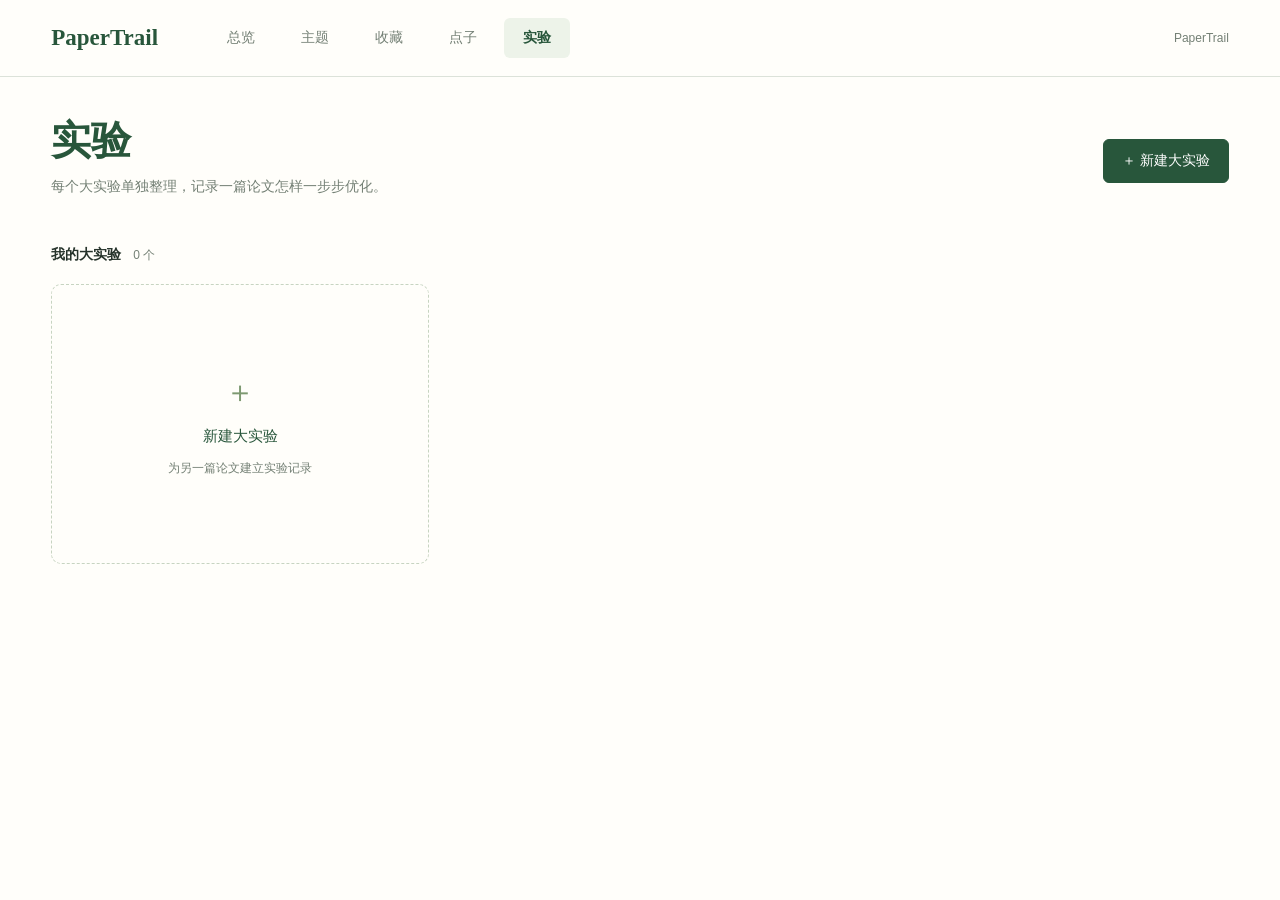
<file: experiments/index.html>
<!doctype html><html lang="zh-CN"><head><meta charset="utf-8"><meta name="viewport" content="width=device-width,initial-scale=1"><title>实验 · PaperTrail</title><style>
:root{--paper:#fffefa;--bg:#f7f7f2;--text:#26332b;--muted:#748075;--green:#28563b;--soft:#edf3e9;--line:#dce2d9}*{box-sizing:border-box}body{margin:0;background:var(--paper);color:var(--text);font:14px/1.7 "Segoe UI","Microsoft YaHei",sans-serif}a{color:var(--green)}button,input{font:inherit}button{cursor:pointer}button:focus-visible,a:focus-visible,input:focus-visible{outline:3px solid #84a481;outline-offset:4px}header{height:77px;display:flex;align-items:center;gap:50px;border-bottom:1px solid var(--line);padding:0 4%}.brand{font:bold 23px Georgia,SimSun,serif;color:var(--green);white-space:nowrap}nav{display:flex;gap:8px}nav a{padding:8px 19px;text-decoration:none;color:var(--muted)}nav .active{background:var(--soft);color:var(--green);border-radius:6px;font-weight:600}.prototype{margin-left:auto;color:var(--muted);font-size:12px}main{max-width:1440px;padding:38px 4% 70px;margin:auto}.heading{display:flex;justify-content:space-between;align-items:center;gap:25px}h1{font:700 40px/1.3 Georgia,SimSun,serif;color:var(--green);margin:0}p{margin:8px 0;color:var(--muted)}.primary{padding:9px 18px;color:white;background:var(--green);border:1px solid var(--green);border-radius:6px;white-space:nowrap}.primary:hover{background:#376c4a}.section-heading{margin:36px 0 17px;display:flex;align-items:center;gap:12px;font-weight:600}.count{font-size:12px;font-weight:400;color:var(--muted)}.cards{display:grid;grid-template-columns:repeat(3,minmax(0,1fr));gap:22px;align-items:stretch}.card{border:1px solid var(--line);border-radius:10px;overflow:hidden;background:white;transition:box-shadow .18s,border-color .18s;display:flex;flex-direction:column}.card:hover{border-color:#9db394;box-shadow:0 8px 24px #26332b08}.card-link{display:block;text-decoration:none;color:inherit;flex:1}.cover{min-height:100px;padding:24px 23px;display:flex;align-items:center;position:relative;background:var(--soft);border-bottom:1px solid #e4ebdf;overflow:hidden}.cover svg{position:absolute;right:0;top:0;width:240px;height:120px;opacity:.7}.cover-title{position:relative;z-index:1;color:var(--green);font-size:22px;line-height:1.5;margin:0;overflow-wrap:anywhere}.body{padding:17px 23px 18px}h2{font-size:21px;font-weight:600;line-height:1.5;margin:0 0 10px;overflow-wrap:anywhere}.description{font-size:13px;line-height:1.9;margin:0 0 12px}.badge{font-size:11px;background:var(--soft);color:var(--green);padding:4px 8px;border-radius:4px}.meta{font-size:12px;color:var(--muted);margin-top:10px}.foot{display:flex;align-items:center;justify-content:space-between;padding:12px 23px;border-top:1px solid var(--line);font-size:12px}.rename{padding:0;border:0;color:var(--muted);background:none}.rename:hover{color:var(--green);text-decoration:underline}.entry{color:var(--green);text-decoration:none}.new-card{border:1px dashed #c7d4c1;border-radius:10px;background:transparent;min-height:280px;color:var(--muted);display:flex;align-items:center;justify-content:center;flex-direction:column;gap:9px}.new-card:hover{background:var(--bg);border-color:#75936b}.plus{font-size:30px;line-height:1.5;color:#7d9971}.new-card strong{font-size:15px;font-weight:500;color:var(--green)}.new-card small{font-size:12px}dialog{border:1px solid var(--line);border-radius:12px;padding:28px;width:min(460px,calc(100% - 36px));color:var(--text);background:var(--paper);box-shadow:0 20px 90px #183d2920}dialog::backdrop{background:#26332b45}dialog h2{font-size:21px;margin-bottom:5px}dialog p{font-size:13px;margin:0 0 23px}label{display:block;font-size:13px;margin:16px 0 6px}input{width:100%;padding:10px 12px;border:1px solid var(--line);border-radius:6px;background:white;color:var(--text)}.hint{font-size:11px;color:var(--muted);margin-top:6px}.actions{display:flex;justify-content:end;gap:10px;margin-top:26px}.cancel{padding:8px 18px;border:1px solid var(--line);background:white;border-radius:6px;color:var(--muted)}#notice{min-height:24px;color:var(--green);font-size:12px;margin-top:16px}@media(max-width:1050px){.cards{grid-template-columns:repeat(2,minmax(0,1fr))}}@media(max-width:700px){header{height:auto;padding:18px 5%;flex-wrap:wrap;gap:14px}nav{order:3;width:100%;overflow:auto}nav a{padding:6px 14px}.prototype{font-size:10px}main{padding:28px 5%}.heading{align-items:start}h1{font-size:32px}.cards{grid-template-columns:1fr}.new-card{min-height:160px}.primary{padding:8px 12px;font-size:12px}.heading p{font-size:12px}.section-heading{margin-top:28px}}@media(prefers-reduced-motion:reduce){*{transition:none!important}}
</style><style>body.embedded header{display:none}body.embedded main{padding:18px 0 30px}</style></head><body><header><div class="brand">PaperTrail</div><nav aria-label="主导航"><a href="../index.html#overview">总览</a><a href="../index.html#themes">主题</a><a href="../index.html#favorites">收藏</a><a href="../index.html#ideas">点子</a><a class="active" href="../index.html#experiments" aria-current="page">实验</a></nav><span class="prototype">PaperTrail</span></header>
<main><div class="heading"><div><h1>实验</h1><p>每个大实验单独整理，记录一篇论文怎样一步步优化。</p></div><button class="primary" id="new">＋ 新建大实验</button></div><div class="section-heading">我的大实验 <span class="count" id="count"></span></div><div class="cards" id="cards"></div><p id="notice" role="status" aria-live="polite"></p></main>
<dialog id="editor" aria-labelledby="editor-title"><form id="form"><h2 id="editor-title">新建大实验</h2><p id="editor-intro">先给实验起个名字，之后可以随时修改。</p><div id="paper-field"><label for="paper">论文名称</label><input id="paper" placeholder="例如：示例论文" maxlength="100" required></div><label for="name">大实验标题</label><input id="name" placeholder="默认：XXX论文优化" maxlength="100" required><div class="hint">默认使用“论文名称＋论文优化”，也可以自己起名。</div><div class="actions"><button class="cancel" type="button" id="cancel">取消</button><button class="primary" type="submit">保存</button></div></form></dialog>
<script>globalThis.PaperTrailProjects=[];const ExperimentProjects=(()=>{
const key='paper-experiments-v1',initial={id:'',paper:'',title:''};
function all(){try{const rows=JSON.parse(localStorage.getItem(key));if(Array.isArray(rows)){const clean=rows.filter(r=>r&&typeof r.id==='string'&&/^[a-z0-9-]+$/.test(r.id)&&typeof r.paper==='string'&&typeof r.title==='string').map(r=>({id:r.id,paper:r.paper.slice(0,100),title:r.title.slice(0,100)}));if(clean.length)return clean;}}catch{}return structuredClone(globalThis.PaperTrailProjects||[]);}
function save(rows){try{localStorage.setItem(key,JSON.stringify(rows));return true;}catch{return false;}}
function selected(){const q=new URLSearchParams(location.search),id=q.get('id')||initial.id,row=all().find(r=>r.id===id);return {id,paper:(q.get('paper')||row?.paper||'未命名论文').slice(0,100),title:(q.get('title')||row?.title||'未命名论文优化').slice(0,100)};}
function url(row){return 'detail.html?'+new URLSearchParams({...row,theme:document.body.classList.contains('dark')?'dark':'light'}).toString();}
return {all,save,selected,url};})();
</script><script>
let projects=ExperimentProjects.all(),editing=null,custom=false;
const $=id=>document.getElementById(id),escape=s=>s.replace(/[&<>"']/g,c=>({'&':'&amp;','<':'&lt;','>':'&gt;','"':'&quot;',"'":'&#39;'}[c]));
const art='<svg viewBox="0 0 240 120" fill="none" aria-hidden="true"><path d="M65 60H110C130 60 120 25 146 25H196M110 60H196M110 60C130 60 120 95 146 95H196" stroke="#b0c6a5" stroke-width="1.5"/><rect x="42" y="49" width="44" height="22" rx="5" fill="#c6d9bc"/><rect x="172" y="15" width="48" height="20" rx="5" fill="#dce7d6"/><rect x="172" y="50" width="48" height="20" rx="5" fill="#dce7d6"/><rect x="172" y="85" width="48" height="20" rx="5" fill="#dce7d6"/></svg>';
function render(){ $('count').textContent=projects.length+' 个';$('cards').innerHTML=projects.map(p=>{const real=false,url=escape(ExperimentProjects.url(p));return `<article class="card"><a class="card-link" href="${url}" aria-label="进入${escape(p.title)}"><div class="cover">${art}<h2 class="cover-title">${escape(p.title)}</h2></div><div class="body"><p class="description">${real?'记录这篇论文的实验原因、方法、指标与结论。':'从一个想验证的问题开始，逐步整理尝试的方法和结果。'}</p><span class="badge">${real?'已有实验结果':'待开始'}</span><div class="meta">${real?'尚未记录实验':'0 项实验 · 等待第一条记录'}</div></div></a><div class="foot"><button class="rename" data-id="${p.id}">重命名</button><a class="entry" href="${url}">查看思维导图与表格 →</a></div></article>`;}).join('')+'<button class="new-card" id="add-card"><span class="plus">＋</span><strong>新建大实验</strong><small>为另一篇论文建立实验记录</small></button>';$('add-card').onclick=()=>open();document.querySelectorAll('.rename').forEach(b=>b.onclick=()=>open(b.dataset.id));}
function open(id){editing=id||null;custom=false;const row=projects.find(p=>p.id===id);$('form').reset();$('editor-title').textContent=row?'修改大实验标题':'新建大实验';$('editor-intro').textContent=row?'让标题更贴合你正在做的研究。':'先给实验起个名字，之后可以随时修改。';$('paper-field').hidden=!!row;$('paper').required=!row;$('paper').value=row?row.paper:'';$('name').value=row?row.title:'';$('editor').showModal();(row?$('name'):$('paper')).focus();}
$('paper').oninput=()=>{if(!custom)$('name').value=$('paper').value.trim()?$('paper').value.trim()+'论文优化':'';};$('name').oninput=()=>{custom=true;};$('new').onclick=()=>open();$('cancel').onclick=()=>$('editor').close();$('form').onsubmit=e=>{e.preventDefault();const name=$('name').value.trim(),paper=$('paper').value.trim();if(!name){$('name').setCustomValidity('请输入标题');$('name').reportValidity();return;}$('name').setCustomValidity('');if(editing)projects=projects.map(p=>p.id===editing?{...p,title:name}:p);else projects.push({id:'exp-'+Date.now().toString(36)+'-'+Math.random().toString(36).slice(2,7),paper,title:name});const saved=ExperimentProjects.save(projects);render();$('editor').close();$('notice').textContent=saved?'标题已保存。':'修改已显示；当前浏览器未允许保存，刷新后可能恢复。';};$('name').addEventListener('input',()=>$('name').setCustomValidity(''));render();
</script><script>if(new URLSearchParams(location.search).get('embed')==='1'){document.body.classList.add('embedded');let b=document.createElement('base');b.target='_top';document.head.append(b);new ResizeObserver(()=>parent.postMessage({type:'experiment-height',height:document.documentElement.scrollHeight},location.protocol==='file:'?'*':location.origin)).observe(document.body);}</script></body></html>
</file>
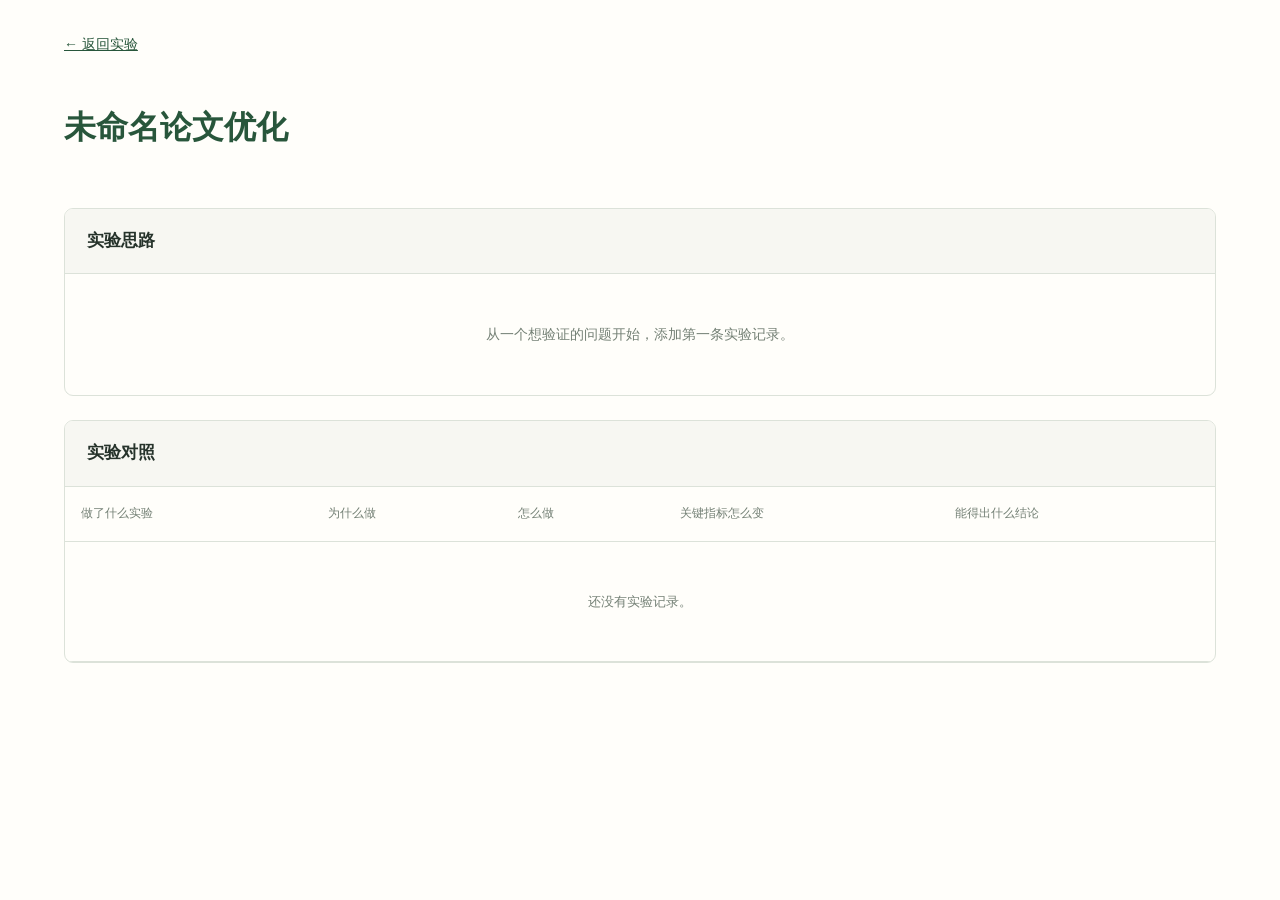
<file: experiments/detail.html>
<!doctype html><html lang="zh-CN"><head><meta charset="utf-8"><meta name="viewport" content="width=device-width,initial-scale=1"><title>实验 · PaperTrail</title><style>
*{box-sizing:border-box}body{margin:0;background:#fffefa;color:#26332b;font:14px/1.8 "Segoe UI","Microsoft YaHei",sans-serif}main{max-width:1440px;margin:auto;padding:32px 5%}a{color:#28563b}header{display:flex;align-items:center;justify-content:space-between;gap:20px;margin:20px 0 30px}h1{font-size:32px;color:#28563b;overflow-wrap:anywhere}section{border:1px solid #dce2d9;border-radius:9px;margin:24px 0;overflow:hidden}h2{font-size:17px;margin:0;padding:17px 22px;background:#f7f7f2;border-bottom:1px solid #dce2d9}button{font:inherit;cursor:pointer;padding:10px 16px;border:1px solid #c7d7c0;border-radius:7px;background:#edf3e9;color:#28563b;text-align:left}button:focus-visible,a:focus-visible{outline:3px solid #7f9d75;outline-offset:4px}.map{display:flex;gap:32px;align-items:center;padding:28px;overflow:auto;min-height:220px}.branches{border-left:1px solid #b0c6a5;padding-left:24px;display:grid;gap:14px;min-width:250px}.branch{position:relative}.branch:before{content:'';position:absolute;left:-25px;top:24px;width:24px;border-top:1px solid #b0c6a5}.branch p{font-size:12px;margin:6px 0 0;color:#748075}.empty{padding:48px;text-align:center;color:#748075}.table-scroll{overflow:auto}table{width:100%;min-width:950px;border-collapse:collapse;text-align:left}th,td{padding:16px;vertical-align:top;border-bottom:1px solid #dce2d9}th{font-weight:500;color:#748075;font-size:12px}td{font-size:13px}small{color:#748075}#paper{padding:8px 14px;border:1px solid #dce2d9;border-radius:5px;text-decoration:none;white-space:nowrap}
</style></head><body><main><a href="../index.html#experiments">← 返回实验</a><header><h1 id="title"></h1><a id="paper" hidden></a></header><section><h2>实验思路</h2><div id="map" class="map"></div></section><section><h2>实验对照</h2><div class="table-scroll"><table><thead><tr><th>做了什么实验</th><th>为什么做</th><th>怎么做</th><th>关键指标怎么变</th><th>能得出什么结论</th></tr></thead><tbody id="rows"></tbody></table></div></section></main>
<script>globalThis.PaperTrailProjects=[];const ExperimentProjects=(()=>{
const key='paper-experiments-v1',initial={id:'',paper:'',title:''};
function all(){try{const rows=JSON.parse(localStorage.getItem(key));if(Array.isArray(rows)){const clean=rows.filter(r=>r&&typeof r.id==='string'&&/^[a-z0-9-]+$/.test(r.id)&&typeof r.paper==='string'&&typeof r.title==='string').map(r=>({id:r.id,paper:r.paper.slice(0,100),title:r.title.slice(0,100)}));if(clean.length)return clean;}}catch{}return structuredClone(globalThis.PaperTrailProjects||[]);}
function save(rows){try{localStorage.setItem(key,JSON.stringify(rows));return true;}catch{return false;}}
function selected(){const q=new URLSearchParams(location.search),id=q.get('id')||initial.id,row=all().find(r=>r.id===id);return {id,paper:(q.get('paper')||row?.paper||'未命名论文').slice(0,100),title:(q.get('title')||row?.title||'未命名论文优化').slice(0,100)};}
function url(row){return 'detail.html?'+new URLSearchParams({...row,theme:document.body.classList.contains('dark')?'dark':'light'}).toString();}
return {all,save,selected,url};})();
</script><script>
const library=[{"pid": "P01", "title": "示例论文"}],records={},selected=ExperimentProjects.selected();
const record=records[selected.id]||{},items=record.experiments||[];
document.getElementById('title').textContent=selected.title;document.title=selected.title+' · PaperTrail';
const paper=library.find(p=>p.pid===record.paperPid||p.title.trim().toLowerCase()===selected.paper.trim().toLowerCase());
if(paper){const link=document.getElementById('paper');link.hidden=false;link.textContent=paper.title+' · 论文精读 →';link.href='../index.html#paper='+paper.pid;}
function render(chosen){const rows=document.getElementById('rows');rows.replaceChildren();for(const item of items.filter(x=>!chosen||x.id===chosen)){const tr=document.createElement('tr');for(const value of [item.question,item.reason,item.method,(item.metrics||[]).map(m=>m.label+'：'+m.before+' → '+m.after+(m.unit||'')+'（'+m.batch+'）').join('\n'),item.conclusion]){const td=document.createElement('td');td.textContent=value||'待填写';td.style.whiteSpace='pre-line';tr.append(td);}rows.append(tr);}if(!items.length){const td=document.createElement('td');td.colSpan=5;td.className='empty';td.textContent='还没有实验记录。';const tr=document.createElement('tr');tr.append(td);rows.append(tr);}}
const map=document.getElementById('map');if(items.length){const root=document.createElement('button');root.textContent=selected.title;root.onclick=()=>render();map.append(root);const branches=document.createElement('div');branches.className='branches';for(const item of items){const branch=document.createElement('div');branch.className='branch';const button=document.createElement('button');button.textContent=item.question;button.onclick=()=>render(item.id);const p=document.createElement('p');p.textContent=item.conclusion;branch.append(button,p);branches.append(branch);}map.append(branches);}else{map.className='empty';map.textContent='从一个想验证的问题开始，添加第一条实验记录。';}render();
</script></body></html>
</file>
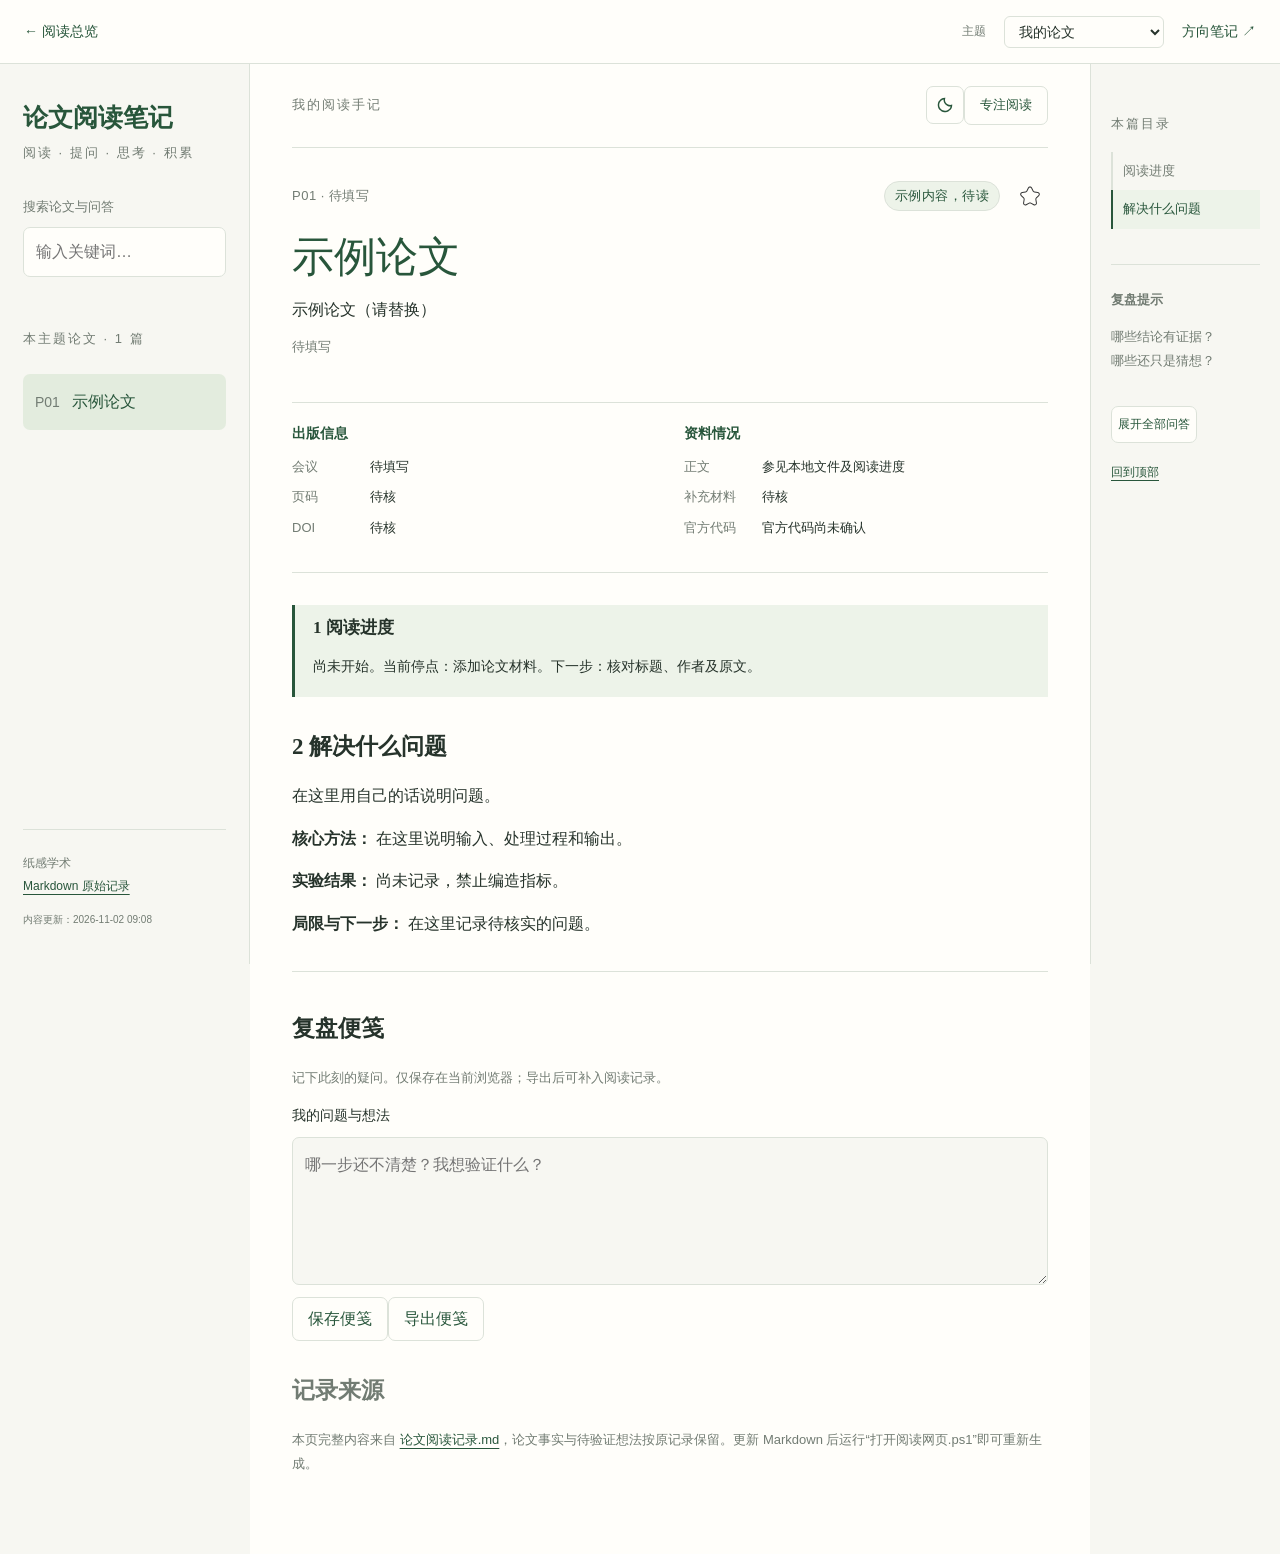
<file: readings/论文阅读/论文阅读记录.html>
<!doctype html>
<html lang="zh-CN"><head><meta charset="utf-8"><meta name="viewport" content="width=device-width,initial-scale=1"><title>论文阅读记录 · 论文阅读笔记</title><link rel="icon" href="网页/favicon.ico?v=20261020" sizes="any"><link rel="icon" type="image/png" href="网页/reading-logo.png?v=20261020"><style>:root{color-scheme:light;--bg:#f7f7f2;--paper:#fffefa;--text:#26332b;--muted:#727c73;--line:#dce2d9;--accent:#28563b;--soft:#edf3e9;--hover:#e3ecde;--code:#f0f2eb}*{box-sizing:border-box}html{scroll-behavior:smooth;scroll-padding-top:32px}body{margin:0;background:var(--bg);color:var(--text);font:16px/1.9 "Segoe UI","Microsoft YaHei",sans-serif}body.dark{color-scheme:dark;--bg:#1e211e;--paper:#252925;--text:#e5e7dc;--muted:#a4aea1;--line:#41493e;--accent:#b2c7a1;--soft:#303b2d;--hover:#3d4a37;--code:#20261f}a{color:var(--accent);text-underline-offset:4px}button,input,textarea{font:inherit}button{cursor:pointer;background:var(--paper);border:1px solid var(--line);color:var(--accent);border-radius:7px;padding:6px 15px}button:hover{background:var(--hover)}:focus-visible{outline:3px solid var(--accent);outline-offset:4px}[hidden]{display:none!important}.paper-doc{display:grid;grid-template-columns:250px minmax(0,1fr) 190px;max-width:1800px;margin:auto;min-height:100vh}.paper-sidebar{padding:35px 23px;position:sticky;top:0;height:100vh;overflow:auto;border-right:1px solid var(--line)}.brand{font:700 25px/1.5 Georgia,"Noto Serif SC",SimSun,serif;text-decoration:none;color:var(--accent)}.tagline,.muted,.subheading{color:var(--muted)}.tagline{font-size:13px;letter-spacing:2px;margin:4px 0 30px}.search-label{font-size:13px;color:var(--muted)}input{width:100%;border:1px solid var(--line);border-radius:7px;background:var(--paper);color:var(--text);padding:9px 12px;margin-top:7px}.nav-caption{font-size:13px;letter-spacing:2px;color:var(--muted);margin:26px 0 15px}.paper-link{display:flex;gap:12px;align-items:baseline;text-decoration:none;color:var(--text);padding:15px 12px;margin:7px -5px;border-radius:7px;line-height:1.6}.paper-link small{font:14px Georgia,serif;color:var(--muted)}.paper-link.active{background:var(--hover);color:var(--accent)}.paper-link:hover{background:var(--soft)}.sidebar-foot{font-size:12px;color:var(--muted);margin-top:65px;border-top:1px solid var(--line);padding-top:22px}.sidebar-foot small{display:block;margin-top:12px}.paper-main{background:var(--paper);padding:0 42px 65px;min-width:0}.toolbar{display:flex;justify-content:space-between;align-items:center;padding:22px 0;border-bottom:1px solid var(--line);gap:10px}.toolbar button{font-size:13px}.mode-label{font-size:13px;color:var(--muted);letter-spacing:2px}.eyebrow{font-size:13px;color:var(--muted);letter-spacing:2px}.paper-heading{padding:35px 0 20px;border-bottom:1px solid var(--line)}h1{font:500 42px/1.3 Georgia,SimSun,serif;margin:14px 0;color:var(--accent)}.subheading{font-size:14px;margin:12px 0 0}h2,h3{font-family:Georgia,SimSun,serif;line-height:1.55;font-weight:600}h3{font-size:23px;margin:0 0 17px}h2{font-size:23px}section{margin-top:32px;scroll-margin-top:24px}p{margin:12px 0;overflow-wrap:anywhere}li{margin:8px 0}section[data-title="论文标题"]{font-size:14px;color:var(--muted)}section[data-title="论文标题"] h3{font:13px "Microsoft YaHei",sans-serif}section[data-title="论文链接"] h3{display:none}section[data-title="论文链接"] a{display:inline-block;border:1px solid var(--line);border-radius:6px;padding:3px 12px;font-size:13px;text-decoration:none;margin:4px 0}section[data-title="阅读进度"]{font-size:14px;border-left:3px solid var(--accent);padding:5px 18px;background:var(--soft)}section[data-title="阅读进度"] h3{font-size:17px;margin:5px 0}.flow-list{list-style:none;padding:0;display:grid;grid-template-columns:1fr 1fr;gap:10px;counter-reset:flow}.flow-list li{counter-increment:flow;margin:0;padding:14px;background:var(--soft);border:1px solid var(--line);border-radius:7px;font-size:14px}.flow-list li:before{content:counter(flow,decimal-leading-zero);display:block;color:var(--accent);font:20px Georgia,serif;margin-bottom:5px}pre{overflow:auto;background:var(--code);padding:22px;border:1px solid var(--line);border-radius:7px;font:14px/1.9 Consolas,"Microsoft YaHei",monospace;white-space:pre-wrap;overflow-wrap:anywhere}.flow-source{font-size:13px;color:var(--muted)}.question{border:1px solid var(--line);border-radius:8px;margin:12px 0;overflow:hidden}.question summary{cursor:pointer;padding:16px 19px;line-height:1.7;background:var(--bg)}.question[open] summary{background:var(--soft);border-bottom:1px solid var(--line)}.question>p,.question>ul,.question>ol{margin:17px 22px}.question>table{margin:17px;width:calc(100% - 34px)}.thinking{background:var(--soft);padding:25px;border-radius:9px;border:1px solid var(--line)}.thinking h3{color:var(--accent)}table{border-collapse:collapse;width:100%;font-size:14px;overflow-wrap:anywhere}th,td{border:1px solid var(--line);padding:10px 12px;text-align:left}th{background:var(--soft)}code{font-size:.9em;background:var(--code);padding:2px 5px;border-radius:3px}pre code{padding:0;background:none}.outline{padding:22px 20px;position:sticky;top:0;height:100vh;overflow:auto;border-left:1px solid var(--line)}#toc a{display:block;font-size:13px;text-decoration:none;color:var(--muted);padding:7px 10px;border-left:2px solid var(--line)}#toc a:hover,#toc a.current{color:var(--accent);background:var(--soft);border-color:var(--accent)}.review-hint{margin-top:35px;padding-top:23px;border-top:1px solid var(--line);font-size:13px;color:var(--muted)}.outline button{font-size:12px;margin-top:20px;padding:6px}.backtop{display:block;margin-top:18px;font-size:12px}.paper-mark-panel{border-top:1px solid var(--line);padding-top:20px}.paper-mark-panel p,#sources{font-size:13px;color:var(--muted)}label[for=note]{display:block;font-size:14px}textarea{display:block;width:100%;background:var(--bg);border:1px solid var(--line);border-radius:7px;padding:12px;color:var(--text);resize:vertical;margin:8px 0 12px}#note-status,#search-status{font-size:12px;color:var(--muted)}.focus .paper-doc{display:block;max-width:1040px}.focus .paper-sidebar,.focus .outline{display:none}.skip{position:absolute;top:-100px}.skip:focus{top:10px;left:10px;background:var(--paper);z-index:10}@media(min-width:1600px){.paper-main{padding-left:65px;padding-right:65px}}@media(max-width:1150px){.paper-doc{grid-template-columns:220px minmax(0,1fr)}.outline{display:none}.paper-main{padding:0 27px 40px}}@media(max-width:760px){.paper-doc{display:block}.paper-sidebar{position:static;height:auto;border-right:0;padding:20px}.tagline,.sidebar-foot,.nav-caption{display:none}.paper-sidebar nav{display:flex;overflow:auto;gap:12px}.paper-link{min-width:140px;margin:10px 0 0;font-size:13px;padding:8px}.brand{font-size:23px}.search-label{display:block;margin-top:15px}.paper-main{padding:0 20px 30px}.toolbar{position:sticky;top:0;background:var(--paper);z-index:2}.mode-label{display:none}h1{font-size:31px}.flow-list{grid-template-columns:1fr}.thinking{padding:17px}table{font-size:12px}th,td{padding:7px}}@media print{.paper-sidebar,.outline,.toolbar,.paper-mark-panel{display:none}.paper-doc{display:block}.paper-main{padding:0}.paper[hidden]{display:none!important}body{background:white;color:black}}

section[data-title="论文标题"]{margin-top:18px}section[data-title="论文标题"] h3{display:none}section[data-title="论文链接"]{margin-top:14px}.flow-list{grid-template-columns:repeat(3,minmax(0,1fr))}.flow-list li{font-size:15px}.paper-link small{font-family:"Segoe UI",sans-serif}@media(max-width:900px){.flow-list{grid-template-columns:1fr}}

.paper-link{min-width:0}.paper-link small{flex-shrink:0}.paper-link span{min-width:0;overflow:hidden;text-overflow:ellipsis;white-space:nowrap}.paper-sidebar nav{min-width:0}@media(max-width:760px){.paper-link{flex:0 0 155px}}

.mermaid-figure{margin:18px 0;padding:16px;border:1px solid var(--line);border-radius:8px;background:var(--bg)}.diagram-view{overflow:auto;text-align:center;min-height:80px}.diagram-view svg{height:auto;max-height:850px}.diagram-expand{font-size:13px;margin:12px 0}.read-guide{font-size:13px;color:var(--muted)}#diagram-dialog{width:94vw;max-width:1600px;height:90vh;background:var(--paper);color:var(--text);border:1px solid var(--line);border-radius:12px;padding:20px}#diagram-dialog::backdrop{background:#0009}#diagram-large{height:calc(100% - 55px);overflow:auto}#diagram-large .diagram-view{overflow:visible}#diagram-large svg{width:100%;min-width:1000px;max-width:none!important;max-height:none}#diagram-close{position:sticky;top:0;z-index:1}@media(max-width:760px){.mermaid-figure{padding:8px}.diagram-view svg{min-width:550px;max-height:none}}

/* Paper images: compact rows of at most three, with uncropped content. */
#diagram-dialog{padding:52px 18px 12px;overflow:hidden}
#diagram-dialog[open]{display:flex;flex-direction:column}
#diagram-large{flex:1;min-height:0;height:auto;cursor:grab;touch-action:none;user-select:none}
#diagram-large.dragging{cursor:grabbing}
#diagram-large .diagram-view{min-width:100%;width:max-content;min-height:100%;align-content:center}
#diagram-large svg{display:block;min-width:0;max-width:none!important;max-height:none;margin:auto}
#diagram-close{position:absolute;right:12px;top:10px;width:36px;height:36px;padding:9px;border:0;background:transparent}
#diagram-close svg{width:18px;height:18px;fill:currentColor}
.diagram-controls{flex:none;display:flex;justify-content:center;align-items:center;gap:12px;padding-top:12px}
.diagram-controls button{display:grid;place-items:center;width:36px;height:36px;padding:7px}
.diagram-controls svg{width:20px;height:20px;fill:none;stroke:currentColor;stroke-width:2;stroke-linecap:round}
.diagram-controls output{min-width:52px;text-align:center;font-size:13px}
.diagram-controls button:disabled{opacity:.4;cursor:default}
.diagram-controls{flex-wrap:wrap}
.diagram-controls .diagram-fullscreen-toggle{width:auto;min-width:64px;padding:6px 10px;font-size:12px}
.diagram-controls [role="status"]{font-size:12px;color:var(--muted)}
#diagram-dialog.diagram-fullscreen,.field-map-dialog.diagram-fullscreen{position:fixed;inset:0;margin:0;width:100vw;height:100dvh;max-width:none;max-height:none;border:0;border-radius:0}
.paper img{max-width:100%;height:auto}
.paper img[role="button"]{cursor:zoom-in}
#image-dialog{width:96vw;max-width:1800px;height:90vh;max-height:94vh;background:var(--paper);color:var(--text);border:1px solid var(--line);border-radius:10px;padding:52px 18px 12px;overflow:hidden}
#image-dialog[open]{display:flex;flex-direction:column}
#image-dialog::backdrop{background:#000b}
#image-dialog .image-caption{font-size:14px;margin:6px 0 0;text-align:center;overflow-wrap:anywhere}
#image-dialog .image-large{flex:1;min-height:0;overflow:auto;text-align:center;align-content:center}
#image-dialog img{display:block;max-width:none;height:auto;margin:0 auto}
#image-dialog .image-close{position:absolute;right:12px;top:10px;width:36px;height:36px;padding:9px;border:0;background:transparent}
#image-dialog .image-close svg{width:18px;height:18px;fill:currentColor}
#image-dialog .image-footer{flex:none;padding-top:10px}
#image-dialog .image-controls{display:flex;justify-content:center;align-items:center;gap:12px}
#image-dialog .image-controls button{display:grid;place-items:center;width:36px;height:36px;padding:7px}
#image-dialog .image-controls svg{width:20px;height:20px;fill:none;stroke:currentColor;stroke-width:2;stroke-linecap:round}
#image-dialog .image-controls output{min-width:52px;text-align:center;font-size:13px}
#image-dialog button:disabled{opacity:.4;cursor:default}
.image-gallery{display:flex;flex-wrap:wrap;gap:16px;margin:18px 0}
.image-gallery figure{flex:0 0 calc((100% - 32px)/3);min-width:0;margin:0;text-align:center}
.image-gallery img{display:block;width:100%;height:200px;object-fit:contain}
.image-gallery figcaption{font-size:13px;color:var(--muted);margin-top:6px}
.question .image-gallery{margin:17px 22px}
@media(max-width:1000px){.image-gallery figure{flex-basis:calc((100% - 16px)/2)}}
@media(max-width:480px){.image-gallery figure{flex-basis:100%}}

/* Inline sources and interpretation notes remain readable but secondary. */
.evidence-note{font-size:.82em;line-height:1.65;color:#5d6d63;background:#eef2ec;border:1px solid #dce4d9;border-radius:4px;padding:1px 5px;margin-inline:3px;box-decoration-break:clone;-webkit-box-decoration-break:clone;font-weight:400;vertical-align:baseline}
body.dark .evidence-note{color:#bac8b7;background:#303a30;border-color:#465343}
@media print{.evidence-note{color:#444;background:none;border-color:#bbb}}

#theme{width:38px;height:38px;padding:8px;vertical-align:middle;line-height:0}#theme svg{width:100%;height:100%;fill:currentColor}

/* Keep sidebar metadata visible while the paper list scrolls. */
@media(min-width:761px){.paper-sidebar{display:flex;flex-direction:column;overflow:hidden}.paper-sidebar>nav{flex:1;min-height:0;overflow-y:auto}.paper-sidebar>.sidebar-foot{flex-shrink:0;margin-top:22px}.paper-sidebar>.brand,.paper-sidebar>.tagline,.paper-sidebar>.search-label,.paper-sidebar>input,.paper-sidebar>#search-status,.paper-sidebar>.nav-caption{flex-shrink:0}}

@media(min-width:761px){.paper-sidebar>nav{overflow-x:hidden}.paper-sidebar>nav .paper-link{margin-left:0;margin-right:0}}

/* Reusable paper identity and resource card. */
.embedded-reader>.project-header{display:none}.paper-identity>.reading-status{margin-left:auto}.favorite-toggle{display:inline-grid;place-items:center;flex-shrink:0;width:36px;height:36px;padding:5px;border:0;background:transparent}.favorite-toggle img{width:24px;height:24px;max-height:none;cursor:pointer}.dark .favorite-toggle[aria-pressed=false] img{filter:brightness(0) invert(.85)}
.project-header{max-width:1800px;margin:auto;display:flex;align-items:center;gap:18px;padding:12px 24px;border-bottom:1px solid var(--line);background:var(--paper);min-height:64px}.project-header>a{text-decoration:none;font-size:14px}.project-header label{color:var(--muted);font-size:12px;margin-left:auto}.project-header select{font:14px "Microsoft YaHei",sans-serif;max-width:320px;min-width:160px;padding:6px 10px;background:var(--paper);color:var(--text);border:1px solid var(--line);border-radius:6px}.project-header~.paper-doc .paper-sidebar,.project-header~.paper-doc .outline{top:0}.project-header+.paper-doc{min-height:calc(100vh - 64px)}@media(max-width:760px){.project-header{gap:10px;flex-wrap:wrap;padding:10px 16px}.project-header label{margin-left:auto}.project-header select{width:auto;max-width:calc(100vw - 140px);min-width:0}.project-header .direction-link{display:none}}
.paper-info-card{padding:30px 0 24px}.paper-identity{display:flex;justify-content:space-between;align-items:center;gap:12px;flex-wrap:wrap;font-size:13px;color:var(--muted);letter-spacing:.5px}.reading-status{border:1px solid var(--line);background:var(--soft);color:var(--accent);padding:2px 10px;border-radius:20px}.paper-info-card h1{margin:16px 0 10px}.paper-full-title{font-size:16px;line-height:1.65;color:var(--text);max-width:90ch}.paper-topic{font-size:13px;color:var(--muted);margin:12px 0 18px}.paper-actions{display:flex;flex-wrap:wrap;gap:10px;margin:18px 0 24px}.paper-actions a{display:inline-block;border:1px solid var(--line);border-radius:6px;padding:5px 13px;font-size:13px;text-decoration:none}.paper-actions a:hover{background:var(--soft)}.paper-info-grid{display:grid;grid-template-columns:1fr 1fr;gap:28px;border-top:1px solid var(--line);padding-top:20px}.paper-info-grid h2{font:600 14px/1.5 "Microsoft YaHei",sans-serif;color:var(--accent);margin:0 0 12px}.paper-info-grid dl{margin:0;font-size:13px;line-height:1.75}.paper-info-grid dl>div{display:grid;grid-template-columns:70px minmax(0,1fr);gap:8px;margin:8px 0}.paper-info-grid dt{color:var(--muted)}.paper-info-grid dd{margin:0;overflow-wrap:anywhere}.paper-info-notes{margin-top:18px;border-top:1px solid var(--line);padding-top:14px;font-size:13px;color:var(--muted)}.paper-info-notes summary{cursor:pointer;color:var(--accent)}.paper-info-notes ul{padding-left:22px;margin:10px 0 0}@media(max-width:760px){.paper-info-grid{grid-template-columns:1fr;gap:18px}.paper-full-title{font-size:14px}}
</style></head>
<body><a class="skip" href="#thesis">跳到正文</a><header class="project-header"><a href="../../index.html">← 阅读总览</a><label for="topic-nav">主题</label><select id="topic-nav" aria-label="切换阅读主题"><option value="论文阅读记录.html" data-theme="reading" selected>我的论文</option></select><a class="direction-link" href="../研究笔记/研究方向.md">方向笔记 ↗</a></header><div class="paper-doc" data-paper-id="reading-notebook">
<aside class="paper-sidebar"><a href="#p04" class="brand">论文阅读笔记</a><p class="tagline">阅读 · 提问 · 思考 · 积累</p><label class="search-label" for="search">搜索论文与问答</label><input id="search" type="search" placeholder="输入关键词…" autocomplete="off"><p id="search-status" role="status"></p><div class="nav-caption">本主题论文 · 1 篇</div><nav aria-label="论文列表"><a class="paper-link" href="#p01" data-paper="p01" title="示例论文"><small>P01</small><span>示例论文</span></a></nav><div class="sidebar-foot">纸感学术<br><a href="论文阅读记录.md">Markdown 原始记录</a><small>内容更新：2026-11-02 09:08</small></div></aside>
<main class="paper-main"><section id="thesis" aria-label="阅读起点" style="margin:0"></section><div class="toolbar"><span class="mode-label">我的阅读手记</span><div><button id="theme" aria-pressed="false">切换暗色</button><button id="focus" aria-pressed="false">专注阅读</button></div></div><article class="paper" id="p01" data-title="示例论文"><header class="paper-heading paper-info-card"><div class="paper-identity"><span>P01 · 待填写</span><span class="reading-status">示例内容，待读</span><button type="button" class="favorite-toggle" data-pid="P01" aria-pressed="false" aria-label="收藏 P01" title="收藏 P01"><img src="网页/favorite-outline.svg" width="24" height="24" alt=""></button></div><h1>示例论文</h1><p class="paper-full-title">示例论文（请替换）</p><p class="paper-topic">待填写</p><nav class="paper-actions" aria-label="论文资料入口"></nav><div class="paper-info-grid"><div><h2>出版信息</h2><dl><div><dt>会议</dt><dd>待填写</dd></div><div><dt>页码</dt><dd>待核</dd></div><div><dt>DOI</dt><dd>待核</dd></div></dl></div><div><h2>资料情况</h2><dl><div><dt>正文</dt><dd>参见本地文件及阅读进度</dd></div><div><dt>补充材料</dt><dd>待核</dd></div><div><dt>官方代码</dt><dd>官方代码尚未确认</dd></div></dl></div></div></header><section data-title="阅读进度" id="p01-s3"><h3>1  阅读进度</h3><p> 尚未开始。当前停点：添加论文材料。下一步：核对标题、作者及原文。</p>
</section><section data-title="解决什么问题" id="p01-s4"><h3>2  解决什么问题</h3><p> 在这里用自己的话说明问题。</p>
<p><strong>核心方法：</strong> 在这里说明输入、处理过程和输出。</p>
<p><strong>实验结果：</strong> 尚未记录，禁止编造指标。</p>
<p><strong>局限与下一步：</strong> 在这里记录待核实的问题。</p></section></article><p id="empty" hidden>没有找到匹配内容，请换一个关键词。</p>
<section id="paper-mark-panel" class="paper-mark-panel"><h2>复盘便笺</h2><p class="muted">记下此刻的疑问。仅保存在当前浏览器；导出后可补入阅读记录。</p><div class="paper-askbar"><form class="paper-askbar__form"><label for="note">我的问题与想法</label><textarea id="note" class="paper-askbar__input" rows="4" placeholder="哪一步还不清楚？我想验证什么？"></textarea><button class="paper-askbar__button" type="submit">保存便笺</button><button id="export" type="button">导出便笺</button><span id="note-status" role="status"></span></form></div></section>
<section id="sources"><h2>记录来源</h2><p>本页完整内容来自 <a href="论文阅读记录.md">论文阅读记录.md</a>，论文事实与待验证想法按原记录保留。更新 Markdown 后运行“打开阅读网页.ps1”即可重新生成。</p></section></main>
<aside class="outline"><div class="nav-caption">本篇目录</div><nav id="toc" aria-label="本篇目录"></nav><div class="review-hint"><strong>复盘提示</strong><p>哪些结论有证据？<br>哪些还只是猜想？</p></div><button id="expand">展开全部问答</button><a class="backtop" href="#thesis">回到顶部</a></aside></div><dialog id="diagram-dialog" aria-label="放大流程图"><button id="diagram-close" autofocus>关闭</button><div id="diagram-large"></div></dialog><script src="网页/vendor/mermaid.min.js"></script><script>const $=s=>document.querySelector(s), $$=s=>[...document.querySelectorAll(s)];
const topicNav = $('#topic-nav');
if (topicNav) topicNav.onchange = () => { window.location.href = topicNav.value; };
// One native dialog serves all paper images, including images inside answers.
const imageDialog=document.createElement('dialog');
imageDialog.id='image-dialog';
imageDialog.setAttribute('aria-label','图片放大查看');
imageDialog.innerHTML=`<button class="image-close" type="button" aria-label="关闭图片" title="关闭图片" autofocus><svg viewBox="0 0 1024 1024" aria-hidden="true" width="24" height="24" font-family="Microsoft YaHei, Segoe UI, sans-serif"><path d="M587.19 506.246l397.116-397.263a52.029 52.029 0 0 0 0-73.143l-2.194-2.194a51.98 51.98 0 0 0-73.143 0l-397.068 397.8-397.068-397.8a51.98 51.98 0 0 0-73.143 0l-2.146 2.194a51.054 51.054 0 0 0 0 73.143l397.069 397.263L39.544 903.461a52.029 52.029 0 0 0 0 73.142l2.146 2.195a51.98 51.98 0 0 0 73.143 0L511.9 581.583l397.068 397.215a51.98 51.98 0 0 0 73.143 0l2.194-2.146a52.029 52.029 0 0 0 0-73.143L587.19 506.246z"/></svg></button><div class="image-large"><img alt=""></div><footer class="image-footer"><div class="image-controls"><button type="button" class="image-minus" aria-label="缩小图片" title="缩小图片"><svg viewBox="0 0 24 24" aria-hidden="true" width="24" height="24" font-family="Microsoft YaHei, Segoe UI, sans-serif"><path d="M5 12h14"/></svg></button><output aria-live="polite">100%</output><button type="button" class="image-plus" aria-label="放大图片" title="放大图片"><svg viewBox="0 0 24 24" aria-hidden="true" width="24" height="24" font-family="Microsoft YaHei, Segoe UI, sans-serif"><path d="M5 12h14M12 5v14"/></svg></button></div><p class="image-caption"></p></footer>`;
document.body.append(imageDialog);
imageDialog.querySelector('.image-close').onclick=()=>imageDialog.close();
let imageScale=1,imageBaseWidth=0;
const largeImage=imageDialog.querySelector('img'),imageViewport=imageDialog.querySelector('.image-large');
function setImageScale(scale){
  imageScale=Math.max(.25,Math.min(4,Math.round(scale*100)/100));
  largeImage.style.width=imageBaseWidth*imageScale+'px';
  imageDialog.querySelector('output').textContent=Math.round(imageScale*100)+'%';
  imageDialog.querySelector('.image-minus').disabled=imageScale<=.25;
  imageDialog.querySelector('.image-plus').disabled=imageScale>=4;
}
function fitImage(){
  imageBaseWidth=Math.min(largeImage.naturalWidth,imageViewport.clientWidth-16,(imageViewport.clientHeight-16)*largeImage.naturalWidth/largeImage.naturalHeight);
  setImageScale(1);imageViewport.scrollTo(0,0);
}
largeImage.onload=fitImage;
imageDialog.querySelector('.image-minus').onclick=()=>setImageScale(imageScale/1.25);
imageDialog.querySelector('.image-plus').onclick=()=>setImageScale(imageScale*1.25);
imageDialog.addEventListener('click',e=>{if(e.target===imageDialog)imageDialog.close()});
$$('.paper section img').forEach(img=>{
  img.tabIndex=0;img.setAttribute('role','button');
  img.setAttribute('aria-label','放大图片：'+(img.alt||'论文图片'));
  img.title='点击放大图片';
  const open=()=>{
    const large=imageDialog.querySelector('img');large.src=img.currentSrc||img.src;large.alt=img.alt;
    imageDialog.querySelector('.image-caption').textContent=img.alt;
    imageDialog.showModal();
    if(large.complete&&large.naturalWidth)fitImage();
  };
  img.addEventListener('click',e=>{e.preventDefault();open()});
  img.addEventListener('keydown',e=>{if(e.key==='Enter'||e.key===' '){e.preventDefault();open()}});
});
const papers=$$('.paper');let selected='p04',expanded=false;
const storage={get(k){try{return localStorage.getItem(k)}catch{return null}},set(k,v){try{localStorage.setItem(k,v);return true}catch{return false}}};
$('#note').addEventListener('input',()=>{$('#note-status').textContent=storage.set('reading-note-'+selected,$('#note').value)?'草稿已自动保存':'无法保存，请导出便笺';});
const themeIcons={
sun:`<svg viewBox="0 0 1024 1024" aria-hidden="true" focusable="false" width="24" height="24" font-family="Microsoft YaHei, Segoe UI, sans-serif"><path d="M504.238316 157.223228c-200.389719 0-362.836788 162.44707-362.836788 362.836788s162.44707 362.836788 362.836788 362.836788c200.389719 0 362.836788-162.448077 362.836788-362.836788S704.628035 157.223228 504.238316 157.223228zM504.238316 831.494926c-172.000764 0-311.43491-139.434146-311.43491-311.43491 0-172.000764 139.434146-311.43491 311.43491-311.43491s311.43491 139.434146 311.43491 311.43491C815.673226 692.06078 676.23908 831.494926 504.238316 831.494926z"/><path d="M529.939256 101.236503c0 13.916807-11.2812 25.196999-25.196999 25.196999l-1.00788 0c-13.915799 0-25.196999-11.280193-25.196999-25.196999L478.537377 41.317031c0-13.915799 11.2812-25.196999 25.196999-25.196999l1.00788 0c13.915799 0 25.196999 11.2812 25.196999 25.196999L529.939256 101.236503z"/><path d="M529.77094 998.803001c0 13.916807-11.2812 25.196999-25.196999 25.196999l-1.00788 0c-13.915799 0-25.196999-11.280193-25.196999-25.196999l0-59.919472c0-13.915799 11.2812-25.196999 25.196999-25.196999l1.00788 0c13.915799 0 25.196999 11.2812 25.196999 25.196999L529.77094 998.803001z"/><path d="M226.234785 205.675041c9.84094 9.84094 9.839932 25.794672 0 35.633596l-0.712571 0.712571c-9.839932 9.839932-25.793664 9.84094-35.633596 0l-42.369258-42.369258c-9.84094-9.839932-9.839932-25.794672 0-35.633596l0.712571-0.712571c9.839932-9.839932 25.793664-9.839932 35.633596 0L226.234785 205.675041z"/><path d="M860.790973 840.470097c9.84094 9.839932 9.84094 25.793664 0 35.633596l-0.712571 0.712571c-9.838924 9.838924-25.793664 9.839932-35.633596 0l-42.369258-42.370266c-9.839932-9.839932-9.839932-25.794672 0-35.633596l0.712571-0.712571c9.839932-9.839932 25.794672-9.839932 35.633596 0L860.790973 840.470097z"/><path d="M85.330142 494.276431c13.916807 0 25.196999 11.2812 25.196999 25.196999l0.001008 1.00788c0 13.915799-11.2812 25.196999-25.198007 25.196999l-59.918464-0.001008c-13.917814 0.002016-25.196999-11.2812-25.196999-25.196999l0-1.00788c0-13.915799 11.280193-25.196999 25.196999-25.196999L85.330142 494.276431z"/><path d="M982.897647 494.445755c13.915799 0 25.196999 11.280193 25.196999 25.196999l0 1.00788c0 13.913783-11.2812 25.196999-25.196999 25.196999L922.977167 545.847633c-13.915799 0-25.196999-11.2812-25.196999-25.196999l0-1.00788c0-13.915799 11.2812-25.196999 25.196999-25.196999L982.897647 494.445755z"/><path d="M189.766664 797.981909c9.84094-9.84094 25.79568-9.838924 35.633596 0l0.714587 0.712571c9.838924 9.838924 9.838924 25.793664-0.002016 35.633596l-42.36825 42.36825c-9.84094 9.842956-25.793664 9.84094-35.633596 0l-0.712571-0.712571c-9.839932-9.839932-9.84094-25.793664 0-35.632588L189.766664 797.981909z"/><path d="M824.562728 163.425721c9.839932-9.839932 25.793664-9.84094 35.633596 0l0.712571 0.712571c9.838924 9.838924 9.839932 25.793664-0.001008 35.633596l-42.370266 42.370266c-9.838924 9.839932-25.793664 9.838924-35.632588 0l-0.712571-0.712571c-9.839932-9.839932-9.839932-25.793664-0.001008-35.633596L824.562728 163.425721z"/></svg>`,
moon:`<svg viewBox="0 0 1024 1024" aria-hidden="true" focusable="false" width="24" height="24" font-family="Microsoft YaHei, Segoe UI, sans-serif"><path d="M439.04383639 224.33271976a289.43717504 289.43717504 0 0 0-89.06329676 39.44690807c-27.5075319 18.12412161-51.158867 39.64960558-70.96389486 64.57645191-19.79019562 24.92684633-35.31880082 53.25011237-46.62042137 84.97474006C221.10449032 445.05050411 215.45368042 478.01109252 215.45368042 512c0 40.16870887 7.81621301 78.48347702 23.45358166 115.04318192 15.64725682 36.67341315 36.77228986 68.19039996 63.2910532 94.76354538 26.53359488 26.56820206 58.11485196 47.57952611 94.69927585 63.23667111 36.59431134 15.65714501 75.00301286 23.48324474 115.16183354 23.48324475 33.97407594 0 66.85061917-5.56182137 98.62468557-16.89310498 31.76417894-11.32633953 60.10227581-26.77584294 85.01429133-46.65502781 24.87740834-19.77536407 46.43255539-43.46625042 64.57150781-70.96389488a290.15403174 290.15403174 0 0 0 39.43701989-88.98913905c-8.3056532 0.72180079-17.71378249 1.13213991-28.0958481 1.1321392-45.21637032 0-88.35138342-8.85936294-129.45942212-26.46932463-41.1327577-17.71872658-76.62459295-41.50848964-106.44089858-71.27535655C505.84007277 458.54719011 482.10963587 423.01086095 464.42057238 381.91765379 446.7562286 340.81455917 437.94135957 297.65977044 437.94135957 252.4483442c0-10.40184195 0.39550758-19.77536407 1.15685891-28.01674772l-0.049438-0.09887672zM512.02976157 141.21192041c8.32542811 0 16.51242896 0.31146168 24.6054972 0.92944167-16.4036648 35.32374419-24.60549719 72.09603405-24.60549719 110.30698212 0 35.12104668 6.84227598 68.69961578 20.58121076 100.83458258 13.70927096 32.03114601 32.15474243 59.63261126 55.35124448 82.80933769 23.16683898 23.17178306 50.76830423 41.60736635 82.82416923 55.30674985 32.02125855 13.69938351 65.654209 20.60098567 100.78514387 20.60098568 38.23072298 0 75.03267594-8.24138293 110.35147675-24.62032874 0.59326099 8.14250622 0.86517214 16.28006837 0.86517213 24.62032874 0 33.57856837-4.43956893 66.43533597-13.29893256 98.46648269-8.90880166 32.03114601-21.28817928 61.69419283-37.24195443 88.78149743-15.92411206 27.19112615-35.31880082 52.11797247-58.09013296 74.87941716-22.77627549 22.76144395-47.74267309 42.12152555-74.87447306 58.09013223-27.15157487 15.96366261-56.75529553 28.32326532-88.78644152 37.28644905A368.16784419 368.16784419 0 0 1 512.00009921 882.78807959a368.20739474 368.20739474 0 0 1-98.48625832-13.28904439c-32.03609009-8.95824037-61.6249792-21.31784236-88.79138561-37.28150569-27.12685589-15.96860669-52.08336529-35.32868827-74.89919206-58.09013223-22.7515565-22.76144395-42.13635709-47.68829101-58.05058169-74.87941715-15.96366261-27.0922487-28.34304097-56.75529553-37.2518426-88.78149744A367.9354836 367.9354836 0 0 1 141.21201889 512c0-33.57856837 4.4494571-66.43533597 13.30882004-98.46648269 8.90880166-32.03114601 21.28817928-61.69419283 37.25184259-88.78149744 15.91916798-27.19112615 35.29902519-52.11797247 58.0505817-74.87941715 22.81582676-22.86526476 47.77233617-42.22534634 74.89919206-58.09013223C351.89380578 175.81880789 381.4826949 163.36032846 413.51878498 154.50096479A368.20739474 368.20739474 0 0 1 512.00009921 141.21192041h0.02966236z"/></svg>`
};
function theme(dark){document.body.classList.toggle('dark',dark);const button=$('#theme'),label=dark?'切换亮色':'切换暗色';button.innerHTML=dark?themeIcons.sun:themeIcons.moon;button.title=label;button.setAttribute('aria-label',label);button.setAttribute('aria-pressed',String(dark))}
theme(storage.get('reading-theme')==='dark');
$('#theme').onclick=()=>{const dark=!document.body.classList.contains('dark');theme(dark);storage.set('reading-theme',dark?'dark':'light')};
$('#focus').onclick=()=>{const on=document.body.classList.toggle('focus');$('#focus').textContent=on?'退出专注':'专注阅读';$('#focus').setAttribute('aria-pressed',String(on))};
function show(id){selected=papers.some(p=>p.id===id)?id:papers[0].id;papers.forEach(p=>p.hidden=p.id!==selected);$$('.paper-link').forEach(a=>{a.classList.toggle('active',a.dataset.paper===selected);a.setAttribute('aria-current',a.dataset.paper===selected?'page':'false')});$('#toc').replaceChildren();$('#'+selected).querySelectorAll('section').forEach(s=>{const a=document.createElement('a');a.href='#'+s.id;a.textContent=s.dataset.title;$('#toc').append(a)});$('#note').value=storage.get('reading-note-'+selected)||'';$('#note-status').textContent='';expanded=false;$('#expand').textContent='展开全部问答'}
function route(){const hash=decodeURIComponent(location.hash.slice(1));const target=document.getElementById(hash);if(target?.closest('.paper')){show(target.closest('.paper').id);if(target.matches('section'))target.scrollIntoView()}else if(!hash)show(selected)}
window.addEventListener('hashchange',route);show('p04');route();
$$('.paper-link').forEach(a=>a.addEventListener('click',()=>{show(a.dataset.paper);window.scrollTo(0,0)}));
$('#expand').onclick=()=>{expanded=!expanded;$('#'+selected).querySelectorAll('.question').forEach(d=>d.open=expanded);$('#expand').textContent=expanded?'收起全部问答':'展开全部问答'};
$('#search').addEventListener('input',()=>{const q=$('#search').value.trim().toLowerCase();const matches=papers.filter(p=>p.textContent.toLowerCase().includes(q));$$('.paper-link').forEach(a=>a.hidden=!matches.some(p=>p.id===a.dataset.paper));$('#search-status').textContent=q?`找到 ${matches.length} 篇相关记录`:'';$('#empty').hidden=matches.length>0;if(matches.length&&!matches.some(p=>p.id===selected))show(matches[0].id);papers.forEach(p=>p.hidden=p.id!==selected||!matches.length);$$('.question').forEach(d=>{d.open=!!q&&d.textContent.toLowerCase().includes(q)});if(q&&matches.length){const hit=[...$('#'+selected).querySelectorAll('.question,section')].find(e=>e.textContent.toLowerCase().includes(q));if(hit?.matches('.question'))hit.open=true}});
$('.paper-askbar__form').onsubmit=e=>{e.preventDefault();$('#note-status').textContent=storage.set('reading-note-'+selected,$('#note').value)?'已保存到此浏览器':'保存失败，请导出便笺备份'};
$('#export').onclick=()=>{const b=new Blob([`# ${selected.toUpperCase()} 复盘便笺\n\n${$('#note').value}\n`],{type:'text/markdown;charset=utf-8'});const url=URL.createObjectURL(b);const a=document.createElement('a');a.href=url;a.download=selected+'-复盘便笺.md';a.click();setTimeout(()=>URL.revokeObjectURL(url),1000)};
const observer=new IntersectionObserver(entries=>entries.forEach(e=>{if(e.isIntersecting&&!e.target.closest('.paper').hidden){$$('#toc a').forEach(a=>a.classList.toggle('current',a.hash==='#'+e.target.id))}}),{rootMargin:'-5% 0px -70% 0px'});$$('.paper section').forEach(s=>observer.observe(s));
</script><script src="网页/diagrams.js"></script><script>/* The parent reading desk owns favorites; standalone legacy pages remain usable. */
(() => {
  const embedded = window.parent !== window;
  const token = new URL(location.href).searchParams.get('desk') || '';
  const messageOrigin = location.protocol === 'file:' ? 'null' : location.origin;
  const parentOrigin = location.protocol === 'file:' ? '*' : location.origin;
  if (embedded) document.body.classList.add('embedded-reader');
  const send = message => {if (embedded) window.parent.postMessage({...message,token},parentOrigin);};
  document.querySelectorAll('.favorite-toggle[data-pid]').forEach(button => {
    button.onclick = () => {
      if (embedded) send({type:'paper-toggle-favorite',pid:button.dataset.pid});
      else location.href = '../../index.html#favorite='+button.dataset.pid;
    };
  });
  window.addEventListener('message',event=>{
    if (!embedded || event.source !== window.parent || event.origin !== messageOrigin) return;
    if(event.data?.type==='paper-workspace-request-ready'){send({type:'paper-workspace-ready'});return;}
    if (event.data?.type !== 'paper-workspace-state' || event.data.token !== token || !Array.isArray(event.data.favorites)) return;
    document.querySelectorAll('.favorite-toggle[data-pid]').forEach(button=>{
      const on=event.data.favorites.includes(button.dataset.pid),label=(on?'取消收藏 ':'收藏 ')+button.dataset.pid;
      button.setAttribute('aria-pressed',String(on));button.setAttribute('aria-label',label);button.title=label;
      button.querySelector('img').src='网页/'+(on?'favorite-filled.svg':'favorite-outline.svg');
    });
    if(typeof event.data.dark==='boolean')theme(event.data.dark);
  });
  let reported='';
  const notify = () => {const p=document.querySelector('.paper:not([hidden])');if(p&&p.id!==reported){reported=p.id;send({type:'paper-selected',pid:p.id.toUpperCase()});}};
  document.querySelectorAll('.paper-link').forEach(a=>a.addEventListener('click',notify));
  window.addEventListener('hashchange',notify);
  if(embedded){
    const observer=new MutationObserver(notify);
    document.querySelectorAll('.paper').forEach(p=>observer.observe(p,{attributes:true,attributeFilter:['hidden']}));
    document.addEventListener('click',event=>{
      const a=event.target.closest('a[href]');if(!a)return;
      const url=new URL(a.href,location.href);
      if(url.pathname!==location.pathname||url.origin!==location.origin){a.target='_blank';a.rel='noopener noreferrer';}
    },true);
    const select=document.getElementById('topic-nav');
    if(select)select.onchange=()=>send({type:'paper-route',route:'theme='+select.selectedOptions[0].dataset.theme});
    document.getElementById('theme').addEventListener('click',()=>send({type:'paper-theme',dark:document.body.classList.contains('dark')}));
    send({type:'paper-workspace-ready'});notify();
  }
})();
</script></body></html>
</file>
